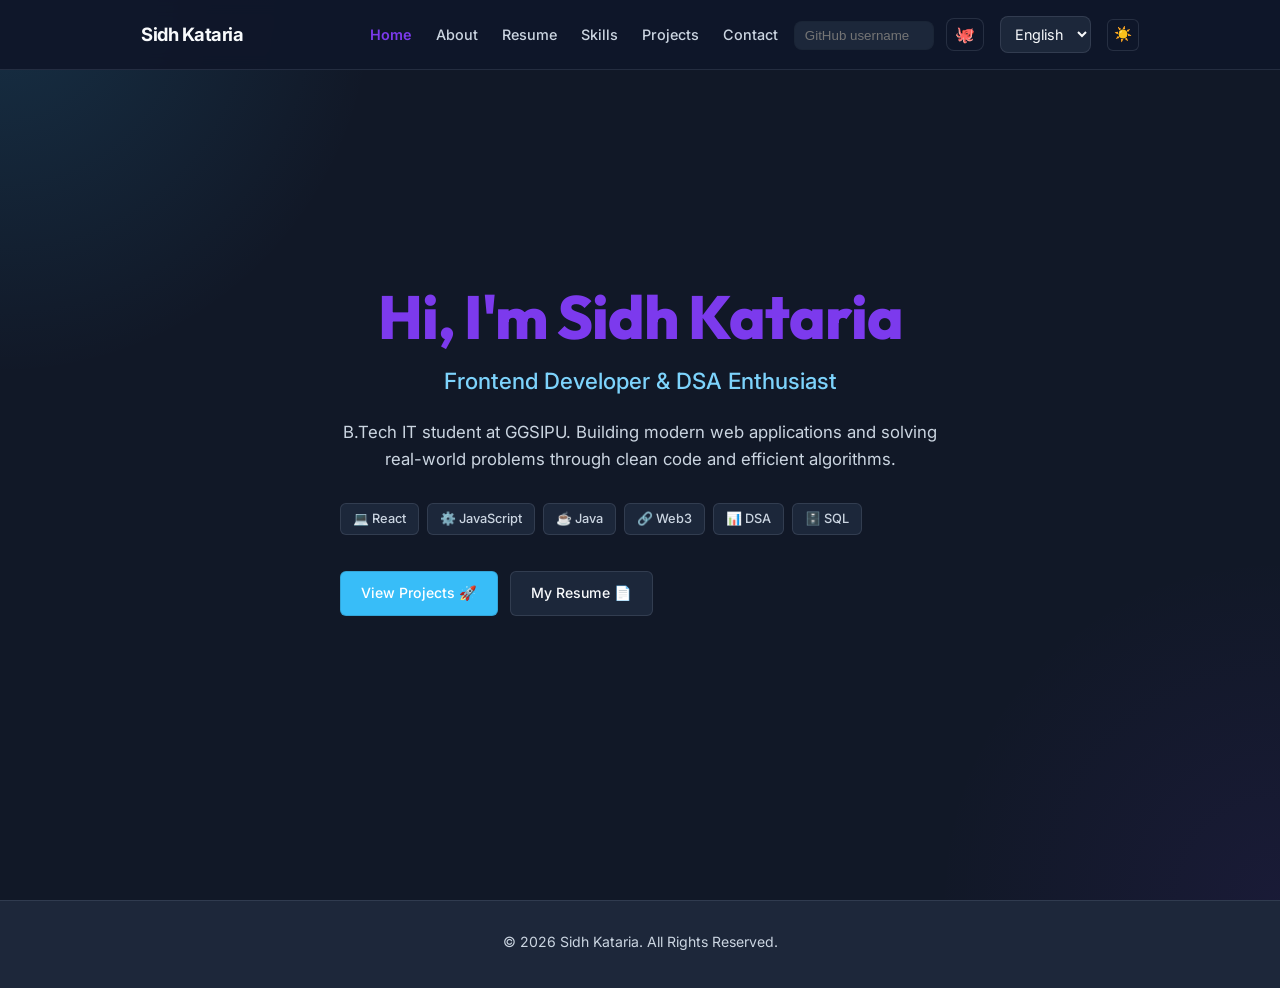
<file: index.html>
<!DOCTYPE html>
<html lang="en">
<head>
    <meta charset="UTF-8">
    <meta name="viewport" content="width=device-width, initial-scale=1.0">
    <title>Sidh Kataria | Portfolio</title>
    <link rel="stylesheet" href="index.css">
    <script>
        // Prevent layout theme flashing before DOM is fully loaded
        (function() {
            const savedTheme = localStorage.getItem('theme') || 'dark';
            document.documentElement.setAttribute('data-theme', savedTheme);
        })();
    </script>
</head>
<body data-page="home">

    <header>
        <nav>
            <a href="index.html" class="logo">Sidh Kataria</a>

            <div class="nav-actions" style="display: flex; align-items: center; gap: 16px;">
                <ul>
                    <li><a href="index.html" class="active" data-i18n="nav.home">Home</a></li>
                    <li><a href="about.html" data-i18n="nav.about">About</a></li>
                    <li><a href="resume.html" data-i18n="nav.resume">Resume</a></li>
                    <li><a href="skills.html" data-i18n="nav.skills">Skills</a></li>
                    <li><a href="projects.html" data-i18n="nav.projects">Projects</a></li>
                    <li><a href="contact.html" data-i18n="nav.contact">Contact</a></li>
                </ul>

                <div class="github-col" style="position: relative;">
                    <input id="github-username" class="github-input" data-i18n-placeholder="github.placeholder" placeholder="GitHub username" style="padding:6px 10px; border-radius:8px; border:1px solid rgba(0,0,0,0.06); margin-right:8px; width:140px;" />
                    <button id="github-toggle" class="github-btn" aria-label="Open GitHub repos">🐙</button>

                    <div id="github-panel" class="github-panel" aria-hidden="true" style="display:none; position:absolute; right:0; top:44px; width:360px; max-width:calc(100vw - 40px); z-index:1200;">
                        <div style="display:flex; justify-content:space-between; align-items:center; gap:8px; padding:12px 14px; border-bottom:1px solid var(--card-border); background:var(--card-bg);">
                            <strong id="github-user-display" data-i18n="github.title">GitHub</strong>
                            <div style="display:flex; gap:8px; align-items:center;">
                                <button id="github-refresh" class="btn-outline" style="padding:6px 10px; font-size:0.85rem;" data-i18n="github.refresh">Refresh</button>
                                <button id="github-close" class="btn-outline" style="padding:6px 10px; font-size:0.85rem;" data-i18n="github.close">Close</button>
                            </div>
                        </div>
                        <div style="max-height:360px; overflow:auto; background:var(--card-bg); border:1px solid var(--card-border); border-top:none; padding:12px;">
                            <div class="github-section">
                                <h4 style="margin:8px 0;" data-i18n="github.yourRepos">Your Repos</h4>
                                <ul id="github-own-list" class="repo-list" style="list-style:none; padding:0; margin:0 0 12px 0;"></ul>
                            </div>
                            <div class="github-section">
                                <h4 style="margin:8px 0;" data-i18n="github.contributed">Contributed</h4>
                                <ul id="github-contrib-list" class="repo-list" style="list-style:none; padding:0; margin:0 0 12px 0;"></ul>
                            </div>
                            <div id="github-error" style="display:none; color:#ef4444; margin-top:6px; font-size:0.9rem;"></div>
                        </div>
                    </div>
                </div>

                <select id="language-select" class="lang-select" aria-label="Select language">
                    <option value="en">English</option>
                    <option value="hi">हिंदी</option>
                </select>

                <button class="theme-toggle-btn" aria-label="Toggle theme">🌙</button>

                <button class="menu-toggle" aria-label="Toggle navigation menu">
                    <span></span>
                    <span></span>
                    <span></span>
                </button>
            </div>
        </nav>
    </header>

    <section id="home" class="hero">
        <div class="hero-content reveal">
            <h1><span data-i18n="home.heroGreeting">Hi, I'm</span> <span>Sidh Kataria</span></h1>
            <h3 data-i18n="home.heroSubtitle">Frontend Developer & DSA Enthusiast</h3>
            <p data-i18n="home.heroDescription">
                B.Tech IT student at GGSIPU. Building modern web applications and solving real-world problems through clean code and efficient algorithms.
            </p>

            <div class="floating-tech-badges">
                <span class="tech-badge">💻 React</span>
                <span class="tech-badge">⚙️ JavaScript</span>
                <span class="tech-badge">☕ Java</span>
                <span class="tech-badge">🔗 Web3</span>
                <span class="tech-badge">📊 DSA</span>
                <span class="tech-badge">🗄️ SQL</span>
            </div>

            <div class="buttons">
                <a href="projects.html" class="btn" data-i18n="home.viewProjects">View Projects 🚀</a>
                <a href="resume.html" class="btn-outline" data-i18n="home.myResume">My Resume 📄</a>
            </div>
        </div>
    </section>

    <footer>
        <p data-i18n="footer.text">© 2026 Sidh Kataria. All Rights Reserved.</p>
        
    </footer>

    <script src="index.js"></script>

</body>
</html>
</file>
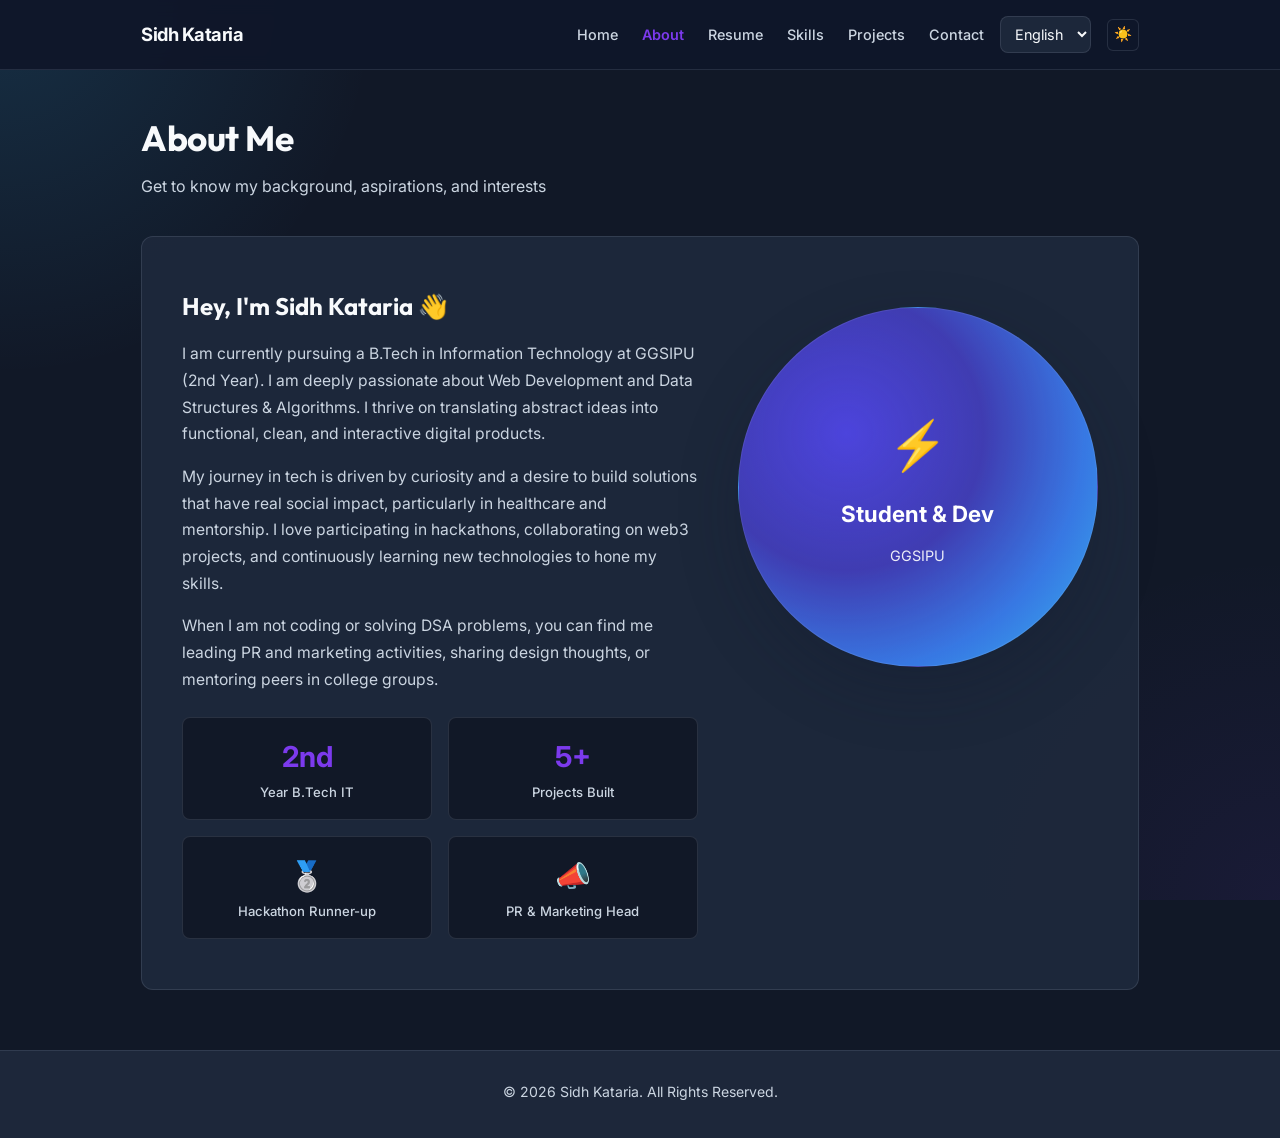
<file: about.html>
<!DOCTYPE html>
<html lang="en">
<head>
    <meta charset="UTF-8">
    <meta name="viewport" content="width=device-width, initial-scale=1.0">
    <title>About | Sidh Kataria</title>
    <link rel="stylesheet" href="index.css">
    <script>
        // Prevent layout theme flashing before DOM is fully loaded
        (function() {
            const savedTheme = localStorage.getItem('theme') || 
                (window.matchMedia('(prefers-color-scheme: dark)').matches ? 'dark' : 'light');
            document.documentElement.setAttribute('data-theme', savedTheme);
        })();
    </script>
</head>
<body data-page="about">

    <header>
        <nav>
            <a href="index.html" class="logo">Sidh Kataria</a>

            <div style="display: flex; align-items: center; gap: 16px;">
                <ul>
                    <li><a href="index.html" data-i18n="nav.home">Home</a></li>
                    <li><a href="about.html" class="active" data-i18n="nav.about">About</a></li>
                    <li><a href="resume.html" data-i18n="nav.resume">Resume</a></li>
                    <li><a href="skills.html" data-i18n="nav.skills">Skills</a></li>
                    <li><a href="projects.html" data-i18n="nav.projects">Projects</a></li>
                    <li><a href="contact.html" data-i18n="nav.contact">Contact</a></li>
                </ul>

                <select id="language-select" class="lang-select" aria-label="Select language">
                    <option value="en">English</option>
                    <option value="hi">हिंदी</option>
                </select>

                <button class="theme-toggle-btn" aria-label="Toggle theme">🌙</button>

                <button class="menu-toggle" aria-label="Toggle navigation menu">
                    <span></span>
                    <span></span>
                    <span></span>
                </button>
            </div>
        </nav>
    </header>

    <section id="about" class="section">
        <h2 class="reveal" data-i18n="about.heading">About Me</h2>
        <p class="section-subtitle reveal" data-i18n="about.subtitle">Get to know my background, aspirations, and interests</p>

        <div class="card reveal" style="padding: 50px 40px;">
            <div class="about-grid">
                <div class="about-info">
                    <h3 data-i18n="about.heroIntro">Hey, I'm Sidh Kataria 👋</h3>
                    <p data-i18n="about.introLine1">
                        I am currently pursuing a <strong>B.Tech in Information Technology</strong> at GGSIPU (2nd Year). I am deeply passionate about <strong>Web Development</strong> and <strong>Data Structures & Algorithms</strong>. I thrive on translating abstract ideas into functional, clean, and interactive digital products.
                    </p>
                    <p data-i18n="about.introLine2">
                        My journey in tech is driven by curiosity and a desire to build solutions that have real social impact, particularly in healthcare and mentorship. I love participating in hackathons, collaborating on web3 projects, and continuously learning new technologies to hone my skills.
                    </p>
                    <p data-i18n="about.introLine3">
                        When I'm not coding or solving DSA problems, you can find me leading PR and marketing activities, sharing design thoughts, or mentoring peers in college groups.
                    </p>
                    
                    <div class="highlight-box">
                        <div class="highlight-card">
                            <div class="number">2nd</div>
                            <div class="label" data-i18n="about.highlight1">Year B.Tech IT</div>
                        </div>
                        <div class="highlight-card">
                            <div class="number">5+</div>
                            <div class="label" data-i18n="about.highlight2">Projects Built</div>
                        </div>
                        <div class="highlight-card">
                            <div class="number">🥈</div>
                            <div class="label" data-i18n="about.highlight3">Hackathon Runner-up</div>
                        </div>
                        <div class="highlight-card">
                            <div class="number">📣</div>
                            <div class="label" data-i18n="about.highlight4">PR & Marketing Head</div>
                        </div>
                    </div>
                </div>

                <div class="about-visual">
                    <div class="visual-element"></div>
                    <div class="visual-content">
                        <span class="visual-icon">⚡</span>
                        <span class="visual-title" data-i18n="about.visualTitle">Student & Dev</span>
                        <span class="visual-subtitle" data-i18n="about.visualSubtitle">GGSIPU</span>
                    </div>
                </div>
            </div>
        </div>
    </section>

    <footer>
        <p data-i18n="footer.text">© 2026 Sidh Kataria. All Rights Reserved.</p>
        
    </footer>

    <script src="index.js"></script>
</body>
</html>
</file>
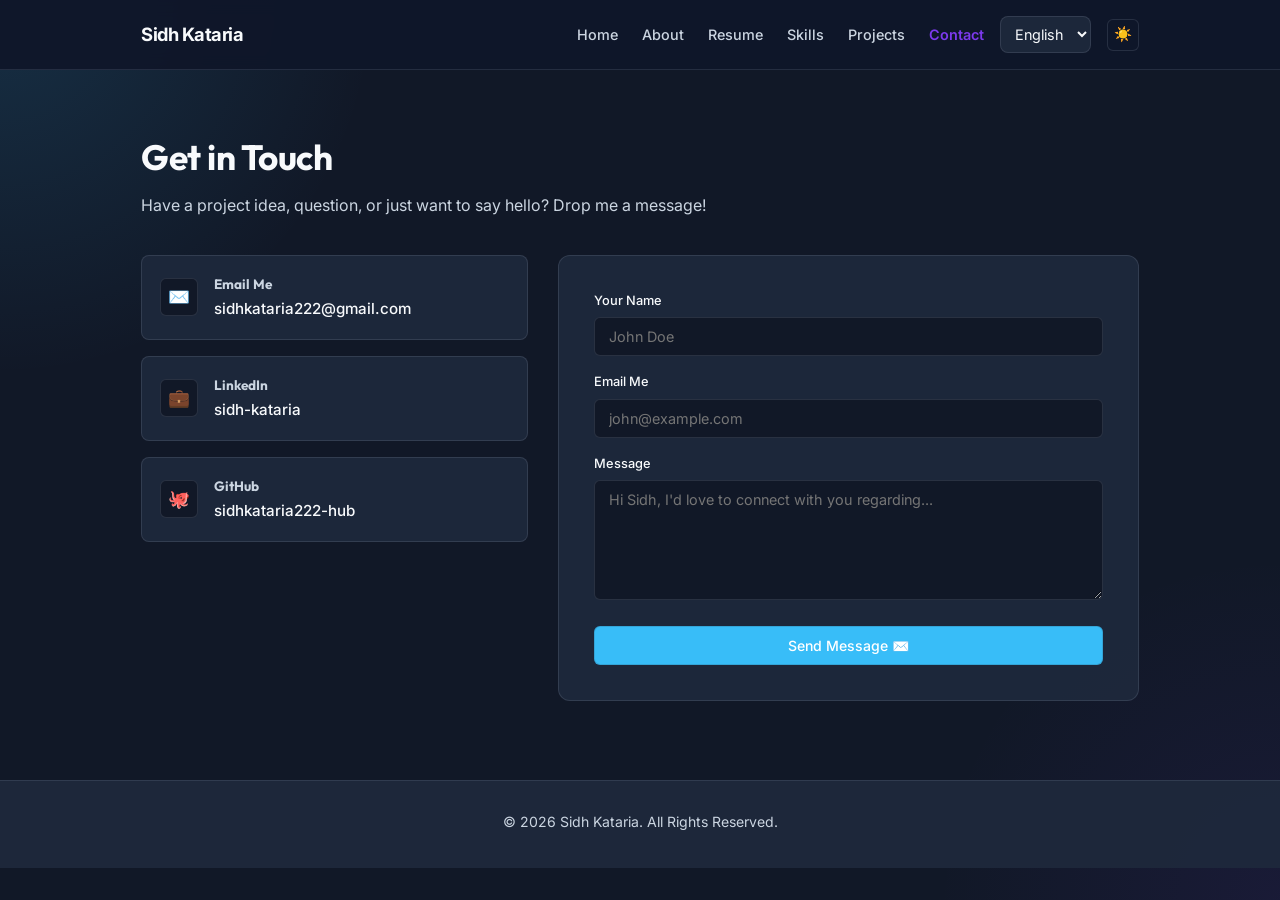
<file: contact.html>
<!DOCTYPE html>
<html lang="en">
<head>
    <meta charset="UTF-8">
    <meta name="viewport" content="width=device-width, initial-scale=1.0">
    <title>Contact | Sidh Kataria</title>
    <link rel="stylesheet" href="index.css">
    <script>
        // Prevent layout theme flashing before DOM is fully loaded
        (function() {
            const savedTheme = localStorage.getItem('theme') || 
                (window.matchMedia('(prefers-color-scheme: dark)').matches ? 'dark' : 'light');
            document.documentElement.setAttribute('data-theme', savedTheme);
        })();
    </script>
</head>
<body data-page="contact">

    <header>
        <nav>
            <a href="index.html" class="logo">Sidh Kataria</a>

            <div style="display: flex; align-items: center; gap: 16px;">
                <ul>
                    <li><a href="index.html" data-i18n="nav.home">Home</a></li>
                    <li><a href="about.html" data-i18n="nav.about">About</a></li>
                    <li><a href="resume.html" data-i18n="nav.resume">Resume</a></li>
                    <li><a href="skills.html" data-i18n="nav.skills">Skills</a></li>
                    <li><a href="projects.html" data-i18n="nav.projects">Projects</a></li>
                    <li><a href="contact.html" class="active" data-i18n="nav.contact">Contact</a></li>
                </ul>

                <select id="language-select" class="lang-select" aria-label="Select language">
                    <option value="en">English</option>
                    <option value="hi">हिंदी</option>
                </select>

                <button class="theme-toggle-btn" aria-label="Toggle theme">🌙</button>

                <button class="menu-toggle" aria-label="Toggle navigation menu">
                    <span></span>
                    <span></span>
                    <span></span>
                </button>
            </div>
        </nav>
    </header>

    <section id="contact" class="section">
        <h2 class="reveal" data-i18n="contact.heading">Get in Touch</h2>
        <p class="section-subtitle reveal" data-i18n="contact.subtitle">Have a project idea, question, or just want to say hello? Drop me a message!</p>

        <div class="contact-grid">
            <!-- Left: Contact Info Cards -->
            <div class="contact-info-cards reveal">
                <!-- Email -->
                <a href="mailto:sidhkataria222@gmail.com" class="contact-info-card">
                    <div class="contact-icon">✉️</div>
                    <div class="contact-detail">
                        <h4 data-i18n="contact.emailLabel">Email Me</h4>
                        <p>sidhkataria222@gmail.com</p>
                    </div>
                </a>

                <!-- LinkedIn -->
                <a href="https://linkedin.com/in/sidh-kataria" target="_blank" rel="noopener noreferrer" class="contact-info-card">
                    <div class="contact-icon">💼</div>
                    <div class="contact-detail">
                        <h4 data-i18n="contact.linkedinLabel">LinkedIn</h4>
                        <p>sidh-kataria</p>
                    </div>
                </a>

                <!-- GitHub -->
                <a href="https://github.com/sidhkataria222-hub" target="_blank" rel="noopener noreferrer" class="contact-info-card">
                    <div class="contact-icon">🐙</div>
                    <div class="contact-detail">
                        <h4 data-i18n="contact.githubLabel">GitHub</h4>
                        <p>sidhkataria222-hub</p>
                    </div>
                </a>
            </div>

            <!-- Right: Interactive Contact Form -->
            <div class="card reveal" style="padding: 35px;">
                <form class="contact-form">
                    <div class="form-group">
                        <label for="name" data-i18n="contact.nameLabel">Your Name</label>
                        <input type="text" id="name" name="name" class="form-control" data-i18n-placeholder="contact.namePlaceholder" placeholder="John Doe" required>
                    </div>

                    <div class="form-group">
                        <label for="email" data-i18n="contact.emailLabel">Email Address</label>
                        <input type="email" id="email" name="email" class="form-control" data-i18n-placeholder="contact.emailPlaceholder" placeholder="john@example.com" required>
                    </div>

                    <div class="form-group">
                        <label for="message" data-i18n="contact.messageLabel">Message</label>
                        <textarea id="message" name="message" class="form-control" data-i18n-placeholder="contact.messagePlaceholder" placeholder="Hi Sidh, I'd love to connect with you regarding..." required></textarea>
                    </div>

                    <button type="submit" class="btn" style="width: 100%; margin: 10px 0 0 0;" data-i18n="contact.sendMessage">Send Message ✉️</button>
                </form>
            </div>
        </div>
    </section>

    <footer>
        <p data-i18n="footer.text">© 2026 Sidh Kataria. All Rights Reserved.</p>
        
    </footer>

    <script src="index.js"></script>
</body>
</html>
</file>
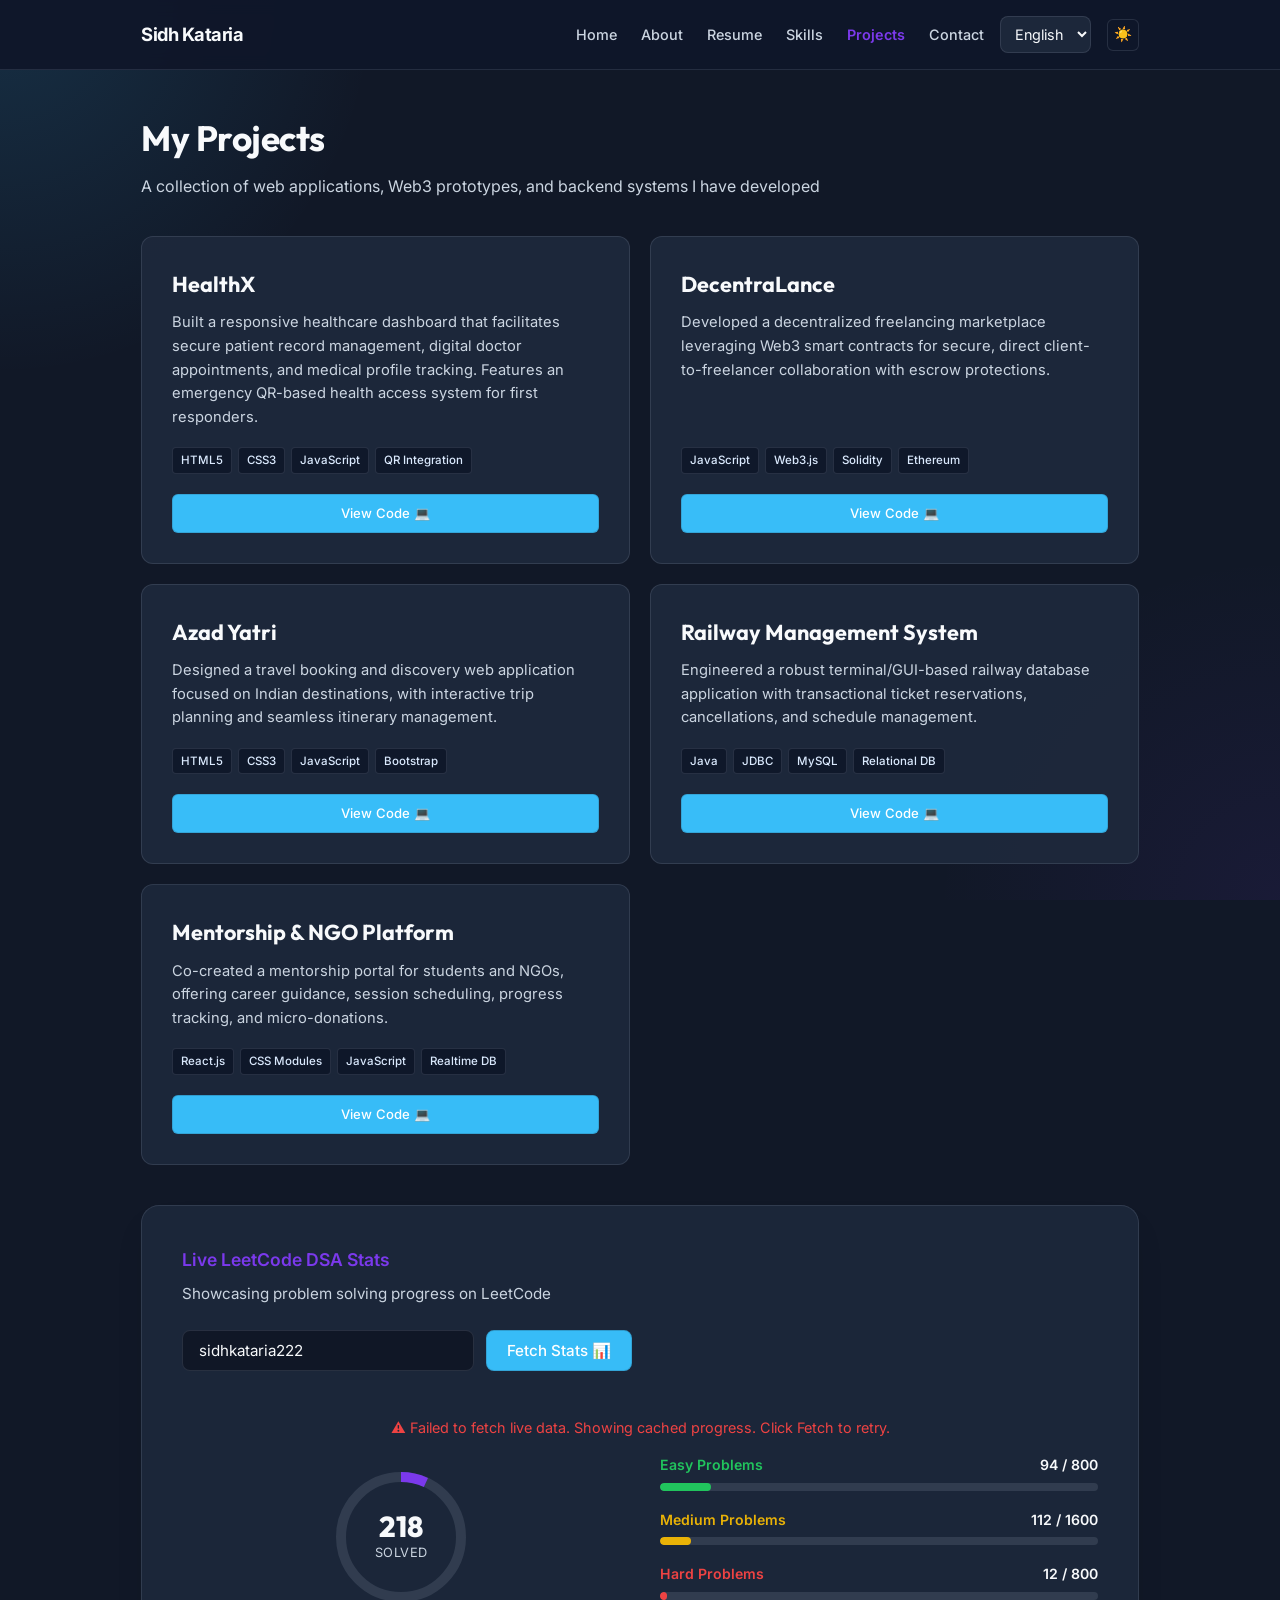
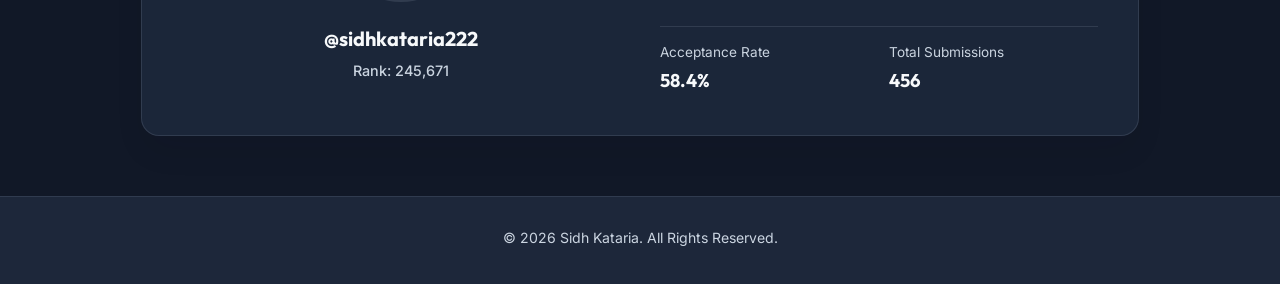
<file: projects.html>
<!DOCTYPE html>
<html lang="en">
<head>
    <meta charset="UTF-8">
    <meta name="viewport" content="width=device-width, initial-scale=1.0">
    <title>Projects | Sidh Kataria</title>
    <link rel="stylesheet" href="index.css">
    <script>
        // Prevent layout theme flashing before DOM is fully loaded
        (function() {
            const savedTheme = localStorage.getItem('theme') || 
                (window.matchMedia('(prefers-color-scheme: dark)').matches ? 'dark' : 'light');
            document.documentElement.setAttribute('data-theme', savedTheme);
        })();
    </script>
</head>
<body data-page="projects">

    <header>
        <nav>
            <a href="index.html" class="logo">Sidh Kataria</a>

            <div style="display: flex; align-items: center; gap: 16px;">
                <ul>
                    <li><a href="index.html" data-i18n="nav.home">Home</a></li>
                    <li><a href="about.html" data-i18n="nav.about">About</a></li>
                    <li><a href="resume.html" data-i18n="nav.resume">Resume</a></li>
                    <li><a href="skills.html" data-i18n="nav.skills">Skills</a></li>
                    <li><a href="projects.html" class="active" data-i18n="nav.projects">Projects</a></li>
                    <li><a href="contact.html" data-i18n="nav.contact">Contact</a></li>
                </ul>

                <select id="language-select" class="lang-select" aria-label="Select language">
                    <option value="en">English</option>
                    <option value="hi">हिंदी</option>
                </select>

                <button class="theme-toggle-btn" aria-label="Toggle theme">🌙</button>

                <button class="menu-toggle" aria-label="Toggle navigation menu">
                    <span></span>
                    <span></span>
                    <span></span>
                </button>
            </div>
        </nav>
    </header>

    <section id="projects" class="section">
        <h2 class="reveal" data-i18n="projects.heading">My Projects</h2>
        <p class="section-subtitle reveal" data-i18n="projects.subtitle">A collection of web applications, Web3 prototypes, and backend systems I have developed</p>

        <div class="projects-grid">
            <!-- HealthX -->
            <div class="card project-card reveal">
                <h3 data-i18n="projects.healthxTitle">HealthX</h3>
                <p data-i18n="projects.healthxDesc">
                    Built a responsive healthcare dashboard that facilitates secure patient record management, digital doctor appointments, and medical profile tracking. Features an emergency QR-based health access system, enabling first responders to scan a QR code and instantly view critical, user-permitted medical details in emergency situations.
                </p>
                <div class="project-tech">
                    <span class="tech-tag">HTML5</span>
                    <span class="tech-tag">CSS3</span>
                    <span class="tech-tag">JavaScript</span>
                    <span class="tech-tag">QR Integration</span>
                </div>
                <div class="project-links">
                    <a href="https://github.com/sidhkataria222-hub/HealthX" target="_blank" rel="noopener noreferrer" class="btn" data-i18n="projects.viewCode">View Code 💻</a>
                </div>
            </div>

            <!-- DecentraLance -->
            <div class="card project-card reveal">
                <h3 data-i18n="projects.decentraLanceTitle">DecentraLance</h3>
                <p data-i18n="projects.decentraLanceDesc">
                    Developed a decentralized freelancing marketplace leveraging Web3 smart contracts. The platform establishes a direct client-to-freelancer collaboration ecosystem without intermediaries. Supports transparent project listings, escrow-based secure milestone payments, and contract enforcement via solidity smart contracts to minimize overhead.
                </p>
                <div class="project-tech">
                    <span class="tech-tag">JavaScript</span>
                    <span class="tech-tag">Web3.js</span>
                    <span class="tech-tag">Solidity</span>
                    <span class="tech-tag">Ethereum</span>
                </div>
                <div class="project-links">
                    <a href="https://github.com/sidhkataria222-hub/freelance" target="_blank" rel="noopener noreferrer" class="btn" data-i18n="projects.viewCode">View Code 💻</a>
                </div>
            </div>

            <!-- Azad Yatri -->
            <div class="card project-card reveal">
                <h3 data-i18n="projects.azadYatriTitle">Azad Yatri</h3>
                <p data-i18n="projects.azadYatriDesc">
                    Designed a travel booking and discovery web application focused on Indian destinations. Features interactive trip planning tools, rich destination highlight showcases, and a streamlined booking user interface. Created high-fidelity CSS and Bootstrap layouts to improve travel discovery and facilitate seamless itinerary management.
                </p>
                <div class="project-tech">
                    <span class="tech-tag">HTML5</span>
                    <span class="tech-tag">CSS3</span>
                    <span class="tech-tag">JavaScript</span>
                    <span class="tech-tag">Bootstrap</span>
                </div>
                <div class="project-links">
                    <a href="https://github.com/sidhkataria222-hub/azad-yatri-" target="_blank" rel="noopener noreferrer" class="btn" data-i18n="projects.viewCode">View Code 💻</a>
                </div>
            </div>

            <!-- Railway Management System -->
            <div class="card project-card reveal">
                <h3 data-i18n="projects.railwayTitle">Railway Management System</h3>
                <p data-i18n="projects.railwayDesc">
                    Engineered a robust terminal/GUI-based railway database management application. Designed relational database schemas to model trains, passengers, bookings, schedules, and fare rates. Implemented transactional queries to handle high-concurrency ticket reservations, ticket cancellations, and schedule adjustments securely.
                </p>
                <div class="project-tech">
                    <span class="tech-tag">Java</span>
                    <span class="tech-tag">JDBC</span>
                    <span class="tech-tag">MySQL</span>
                    <span class="tech-tag">Relational DB</span>
                </div>
                <div class="project-links">
                    <a href="https://github.com/sidhkataria222-hub" target="_blank" rel="noopener noreferrer" class="btn" data-i18n="projects.viewCode">View Code 💻</a>
                </div>
            </div>

            <!-- Mentorship & NGO Platform -->
            <div class="card project-card reveal">
                <h3 data-i18n="projects.mentorshipTitle">Mentorship & NGO Platform</h3>
                <p data-i18n="projects.mentorshipDesc">
                    Co-created a mentorship web portal serving underprivileged students and NGOs. Features modules for career guidance, scheduling one-on-one video mentorship sessions, tracking student progress, and raising micro-donations. Structured using component-based React architecture and real-time database syncing.
                </p>
                <div class="project-tech">
                    <span class="tech-tag">React.js</span>
                    <span class="tech-tag">CSS Modules</span>
                    <span class="tech-tag">JavaScript</span>
                    <span class="tech-tag">Realtime DB</span>
                </div>
                <div class="project-links">
                    <a href="https://github.com/sidhkataria222-hub" target="_blank" rel="noopener noreferrer" class="btn" data-i18n="projects.viewCode">View Code 💻</a>
                </div>
            </div>
        </div>

        <div class="skills-category reveal" style="margin-top: 40px; padding: 40px;">
            <h3 style="margin-bottom: 8px;" data-i18n="projects.dsaTitle">Live LeetCode DSA Stats</h3>
            <p style="color: var(--text-muted); margin-bottom: 24px; font-size: 0.95rem;" data-i18n="projects.dsaDesc">Showcasing problem solving progress on LeetCode</p>

            <div class="leetcode-input-group" style="display: flex; gap: 12px; margin-bottom: 30px; max-width: 450px;">
                <input type="text" id="leetcode-username" class="form-control" value="sidhkataria222" data-i18n-placeholder="projects.usernamePlaceholder" placeholder="LeetCode Username" style="padding: 10px 16px; border-radius: 8px; font-size: 0.95rem; flex-grow: 1;">
                <button id="fetch-leetcode-btn" class="btn" style="padding: 10px 20px; font-size: 0.95rem; border-radius: 8px; margin: 0; white-space: nowrap;" data-i18n="projects.fetchStats">Fetch Stats 📊</button>
            </div>

            <div id="leetcode-loading" style="display: none; text-align: center; padding: 30px 0;">
                <div class="spinner" style="width: 40px; height: 40px; border: 4px solid rgba(99, 102, 241, 0.1); border-top-color: var(--primary); border-radius: 50%; margin: 0 auto 12px; display: inline-block;"></div>
                <p style="color: var(--text-muted); font-size: 0.9rem;" data-i18n="projects.loading">Fetching live stats...</p>
            </div>

            <div id="leetcode-error" style="display: none; text-align: center; padding: 15px 0; color: #ef4444; font-size: 0.9rem;">
                <p data-i18n="projects.errorMessage">⚠️ Failed to fetch live data. Showing cached progress. Click Fetch to retry.</p>
            </div>

            <div id="leetcode-stats-display">
                <div style="display: grid; grid-template-columns: repeat(auto-fit, minmax(280px, 1fr)); gap: 40px; align-items: center;">
                    <div style="display: flex; flex-direction: column; align-items: center; text-align: center; padding: 10px;">
                        <div style="position: relative; width: 140px; height: 140px; display: flex; align-items: center; justify-content: center; margin-bottom: 16px;">
                            <svg style="width: 100%; height: 100%; transform: rotate(-90deg);">
                                <circle cx="70" cy="70" r="60" style="fill: transparent; stroke: var(--card-border); stroke-width: 10;" />
                                <circle id="leetcode-progress-ring" cx="70" cy="70" r="60" style="fill: transparent; stroke: var(--primary); stroke-width: 10; stroke-dasharray: 377; stroke-dashoffset: 377; transition: stroke-dashoffset 1s ease-in-out;" />
                            </svg>
                            <div style="position: absolute; display: flex; flex-direction: column; align-items: center;">
                                <span id="leetcode-solved-total" style="font-family: 'Outfit', sans-serif; font-size: 1.8rem; font-weight: 800; line-height: 1.1; color: var(--text-color);">0</span>
                                <span style="font-size: 0.8rem; color: var(--text-muted); text-transform: uppercase; letter-spacing: 0.5px;" data-i18n="projects.solvedLabel">Solved</span>
                            </div>
                        </div>
                        <div>
                            <a id="leetcode-profile-link" href="https://leetcode.com/u/sidhkataria222/" target="_blank" rel="noopener noreferrer" style="text-decoration: none; color: inherit;">
                                <h4 id="leetcode-user-display" style="font-family: 'Outfit', sans-serif; font-size: 1.25rem; font-weight: 700; margin-bottom: 4px; transition: color 0.3s ease;">@sidhkataria222</h4>
                            </a>
                            <p id="leetcode-user-rank" style="color: var(--text-muted); font-size: 0.9rem; font-weight: 500;" data-i18n="projects.rankLoading">Rank: Loading...</p>
                        </div>
                    </div>
                    <div style="display: flex; flex-direction: column; gap: 18px;">
                        <div>
                            <div style="display: flex; justify-content: space-between; margin-bottom: 6px; font-size: 0.88rem; font-weight: 600;">
                                <span style="color: #22c55e;" data-i18n="projects.easyProblems">Easy Problems</span>
                                <span id="leetcode-solved-easy" style="color: var(--text-color);">0 / 0</span>
                            </div>
                            <div style="width: 100%; height: 8px; background-color: var(--card-border); border-radius: 4px; overflow: hidden;">
                                <div id="leetcode-bar-easy" style="width: 0%; height: 100%; background-color: #22c55e; border-radius: 4px; transition: width 1s ease;"></div>
                            </div>
                        </div>
                        <div>
                            <div style="display: flex; justify-content: space-between; margin-bottom: 6px; font-size: 0.88rem; font-weight: 600;">
                                <span style="color: #eab308;" data-i18n="projects.mediumProblems">Medium Problems</span>
                                <span id="leetcode-solved-medium" style="color: var(--text-color);">0 / 0</span>
                            </div>
                            <div style="width: 100%; height: 8px; background-color: var(--card-border); border-radius: 4px; overflow: hidden;">
                                <div id="leetcode-bar-medium" style="width: 0%; height: 100%; background-color: #eab308; border-radius: 4px; transition: width 1s ease;"></div>
                            </div>
                        </div>
                        <div>
                            <div style="display: flex; justify-content: space-between; margin-bottom: 6px; font-size: 0.88rem; font-weight: 600;">
                                <span style="color: #ef4444;" data-i18n="projects.hardProblems">Hard Problems</span>
                                <span id="leetcode-solved-hard" style="color: var(--text-color);">0 / 0</span>
                            </div>
                            <div style="width: 100%; height: 8px; background-color: var(--card-border); border-radius: 4px; overflow: hidden;">
                                <div id="leetcode-bar-hard" style="width: 0%; height: 100%; background-color: #ef4444; border-radius: 4px; transition: width 1s ease;"></div>
                            </div>
                        </div>
                        <div style="display: grid; grid-template-columns: 1fr 1fr; gap: 20px; margin-top: 8px; padding-top: 15px; border-top: 1px solid var(--card-border);">
                            <div>
                                <span style="display: block; font-size: 0.85rem; color: var(--text-muted); margin-bottom: 2px;" data-i18n="projects.acceptanceRate">Acceptance Rate</span>
                                <span id="leetcode-acceptance" style="font-family: 'Outfit', sans-serif; font-size: 1.15rem; font-weight: 700; color: var(--text-color);">0%</span>
                            </div>
                            <div>
                                <span style="display: block; font-size: 0.85rem; color: var(--text-muted); margin-bottom: 2px;" data-i18n="projects.totalSubmissions">Total Submissions</span>
                                <span id="leetcode-submissions" style="font-family: 'Outfit', sans-serif; font-size: 1.15rem; font-weight: 700; color: var(--text-color);">0</span>
                            </div>
                        </div>
                    </div>
                </div>
            </div>
        </div>
    </div>
</section>

    <footer>
        <p data-i18n="footer.text">© 2026 Sidh Kataria. All Rights Reserved.</p>
        
    </footer>

    <script src="index.js"></script>
</body>
</html>
</file>
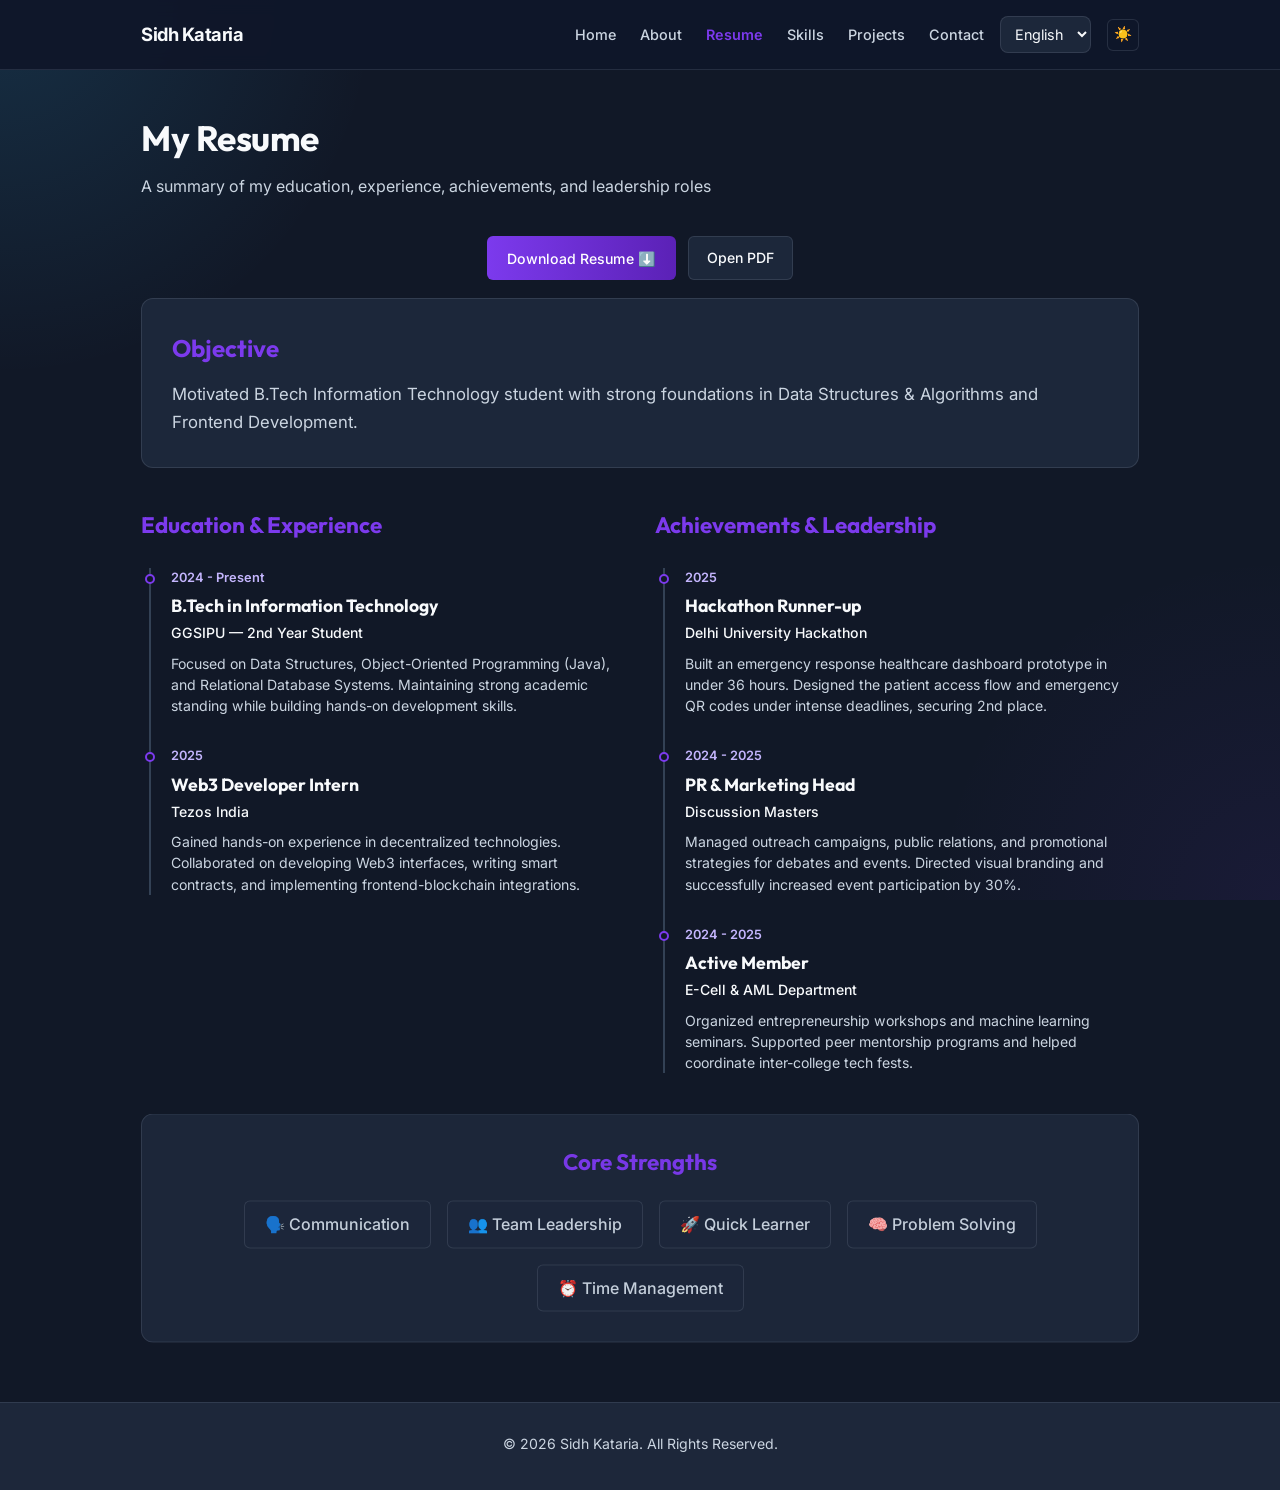
<file: resume.html>
<!DOCTYPE html>
<html lang="en">
<head>
    <meta charset="UTF-8">
    <meta name="viewport" content="width=device-width, initial-scale=1.0">
    <title>Resume | Sidh Kataria</title>
    <link rel="stylesheet" href="index.css">
    <script>
        // Prevent layout theme flashing before DOM is fully loaded
        (function() {
            const savedTheme = localStorage.getItem('theme') || 
                (window.matchMedia('(prefers-color-scheme: dark)').matches ? 'dark' : 'light');
            document.documentElement.setAttribute('data-theme', savedTheme);
        })();
    </script>
</head>
<body data-page="resume">

    <header>
        <nav>
            <a href="index.html" class="logo">Sidh Kataria</a>

            <div style="display: flex; align-items: center; gap: 16px;">
                <ul>
                    <li><a href="index.html" data-i18n="nav.home">Home</a></li>
                    <li><a href="about.html" data-i18n="nav.about">About</a></li>
                    <li><a href="resume.html" class="active" data-i18n="nav.resume">Resume</a></li>
                    <li><a href="skills.html" data-i18n="nav.skills">Skills</a></li>
                    <li><a href="projects.html" data-i18n="nav.projects">Projects</a></li>
                    <li><a href="contact.html" data-i18n="nav.contact">Contact</a></li>
                </ul>

                <select id="language-select" class="lang-select" aria-label="Select language">
                    <option value="en">English</option>
                    <option value="hi">हिंदी</option>
                </select>

                <button class="theme-toggle-btn" aria-label="Toggle theme">🌙</button>

                <button class="menu-toggle" aria-label="Toggle navigation menu">
                    <span></span>
                    <span></span>
                    <span></span>
                </button>
            </div>
        </nav>
    </header>

    <section id="resume" class="section">
        <h2 class="reveal" data-i18n="resume.heading">My Resume</h2>
        <p class="section-subtitle reveal" data-i18n="resume.subtitle">A summary of my education, experience, achievements, and leadership roles</p>

        <div class="resume-actions reveal" style="margin-bottom:18px; display:flex; justify-content:center; gap:12px;">
            <button id="download-resume" class="btn" aria-label="Download Resume" data-i18n="resume.download">Download Resume ⬇️</button>
            <a href="resume.pdf" class="btn-outline" download target="_blank" rel="noopener noreferrer" data-i18n="resume.openPdf">Open PDF</a>
        </div>

        <div class="card reveal" style="margin-bottom: 40px;">
            <h3 style="font-family: 'Outfit', sans-serif; font-size: 1.5rem; margin-bottom: 12px; color: var(--primary);" data-i18n="resume.objectiveTitle">Objective</h3>
            <p style="color: var(--text-muted); line-height: 1.7; font-size: 1.05rem;" data-i18n="resume.objectiveText">
                Motivated B.Tech Information Technology student with strong foundations in Data Structures & Algorithms and Frontend Development. Passionate about building impactful solutions in healthcare and social domains, leveraging leadership experience and rapid prototyping skills honed in hackathons.
            </p>
        </div>

        <div class="resume-layout">
            <!-- Left Column: Education & Experience -->
            <div class="resume-column reveal">
                <h3 class="resume-column-title" data-i18n="resume.educationHeading">Education & Experience</h3>
                
                <div class="timeline">
                    <!-- Education -->
                    <div class="timeline-item">
                        <div class="timeline-dot"></div>
                        <div class="timeline-date">2024 - Present</div>
                        <h4 class="timeline-title" data-i18n="resume.educationDegree">B.Tech in Information Technology</h4>
                        <div class="timeline-subtitle" data-i18n="resume.educationSubtitle">GGSIPU — 2nd Year Student</div>
                        <div class="timeline-desc" data-i18n="resume.educationDesc">
                            Focused on Data Structures, Object-Oriented Programming (Java), and Relational Database Systems. Maintaining strong academic standing while building hands-on development skills.
                        </div>
                    </div>

                    <!-- Experience -->
                    <div class="timeline-item">
                        <div class="timeline-dot"></div>
                        <div class="timeline-date">2025</div>
                        <h4 class="timeline-title" data-i18n="resume.internshipTitle">Web3 Developer Intern</h4>
                        <div class="timeline-subtitle" data-i18n="resume.internshipSubtitle">Tezos India</div>
                        <div class="timeline-desc" data-i18n="resume.internshipDesc">
                            Gained hands-on experience in decentralized technologies. Collaborated on developing Web3 interfaces, writing smart contracts, and implementing frontend-blockchain integrations.
                        </div>
                    </div>
                </div>
            </div>

            <!-- Right Column: Achievements & Leadership -->
            <div class="resume-column reveal">
                <h3 class="resume-column-title" data-i18n="resume.achievementHeading">Achievements & Leadership</h3>
                
                <div class="timeline">
                    <!-- Achievement -->
                    <div class="timeline-item">
                        <div class="timeline-dot"></div>
                        <div class="timeline-date">2025</div>
                        <h4 class="timeline-title" data-i18n="resume.hackathonTitle">Hackathon Runner-up</h4>
                        <div class="timeline-subtitle" data-i18n="resume.hackathonSubtitle">Delhi University Hackathon</div>
                        <div class="timeline-desc" data-i18n="resume.hackathonDesc">
                            Built an emergency response healthcare dashboard prototype in under 36 hours. Designed the patient access flow and emergency QR codes under intense deadlines, securing 2nd place.
                        </div>
                    </div>

                    <!-- Leadership 1 -->
                    <div class="timeline-item">
                        <div class="timeline-dot"></div>
                        <div class="timeline-date">2024 - 2025</div>
                        <h4 class="timeline-title" data-i18n="resume.marketingTitle">PR & Marketing Head</h4>
                        <div class="timeline-subtitle" data-i18n="resume.marketingSubtitle">Discussion Masters</div>
                        <div class="timeline-desc" data-i18n="resume.marketingDesc">
                            Managed outreach campaigns, public relations, and promotional strategies for debates and events. Directed visual branding and successfully increased event participation by 30%.
                        </div>
                    </div>

                    <!-- Leadership 2 -->
                    <div class="timeline-item">
                        <div class="timeline-dot"></div>
                        <div class="timeline-date">2024 - 2025</div>
                        <h4 class="timeline-title" data-i18n="resume.activeMemberTitle">Active Member</h4>
                        <div class="timeline-subtitle" data-i18n="resume.activeMemberSubtitle">E-Cell & AML Department</div>
                        <div class="timeline-desc" data-i18n="resume.activeMemberDesc">
                            Organized entrepreneurship workshops and machine learning seminars. Supported peer mentorship programs and helped coordinate inter-college tech fests.
                        </div>
                    </div>
                </div>
            </div>
        </div>

        <!-- Strengths Section -->
        <div class="card reveal" style="margin-top: 40px;">
            <h3 style="font-family: 'Outfit', sans-serif; font-size: 1.4rem; margin-bottom: 20px; color: var(--primary); text-align: center;" data-i18n="resume.coreStrengths">Core Strengths</h3>
            <div style="display: flex; flex-wrap: wrap; justify-content: center; gap: 16px;">
                <span class="tech-badge" style="font-size: 1rem; padding: 10px 20px;" data-i18n="resume.strengthCommunication">🗣️ Communication</span>
                <span class="tech-badge" style="font-size: 1rem; padding: 10px 20px;" data-i18n="resume.strengthLeadership">👥 Team Leadership</span>
                <span class="tech-badge" style="font-size: 1rem; padding: 10px 20px;" data-i18n="resume.strengthLearner">🚀 Quick Learner</span>
                <span class="tech-badge" style="font-size: 1rem; padding: 10px 20px;" data-i18n="resume.strengthProblemSolving">🧠 Problem Solving</span>
                <span class="tech-badge" style="font-size: 1rem; padding: 10px 20px;" data-i18n="resume.strengthTimeManagement">⏰ Time Management</span>
            </div>
        </div>
    </section>

    <footer>
        <p data-i18n="footer.text">© 2026 Sidh Kataria. All Rights Reserved.</p>
        
    </footer>

    <div id="toast" class="toast" aria-live="polite" aria-atomic="true"></div>
    <script src="index.js"></script>
</body>
</html>
</file>
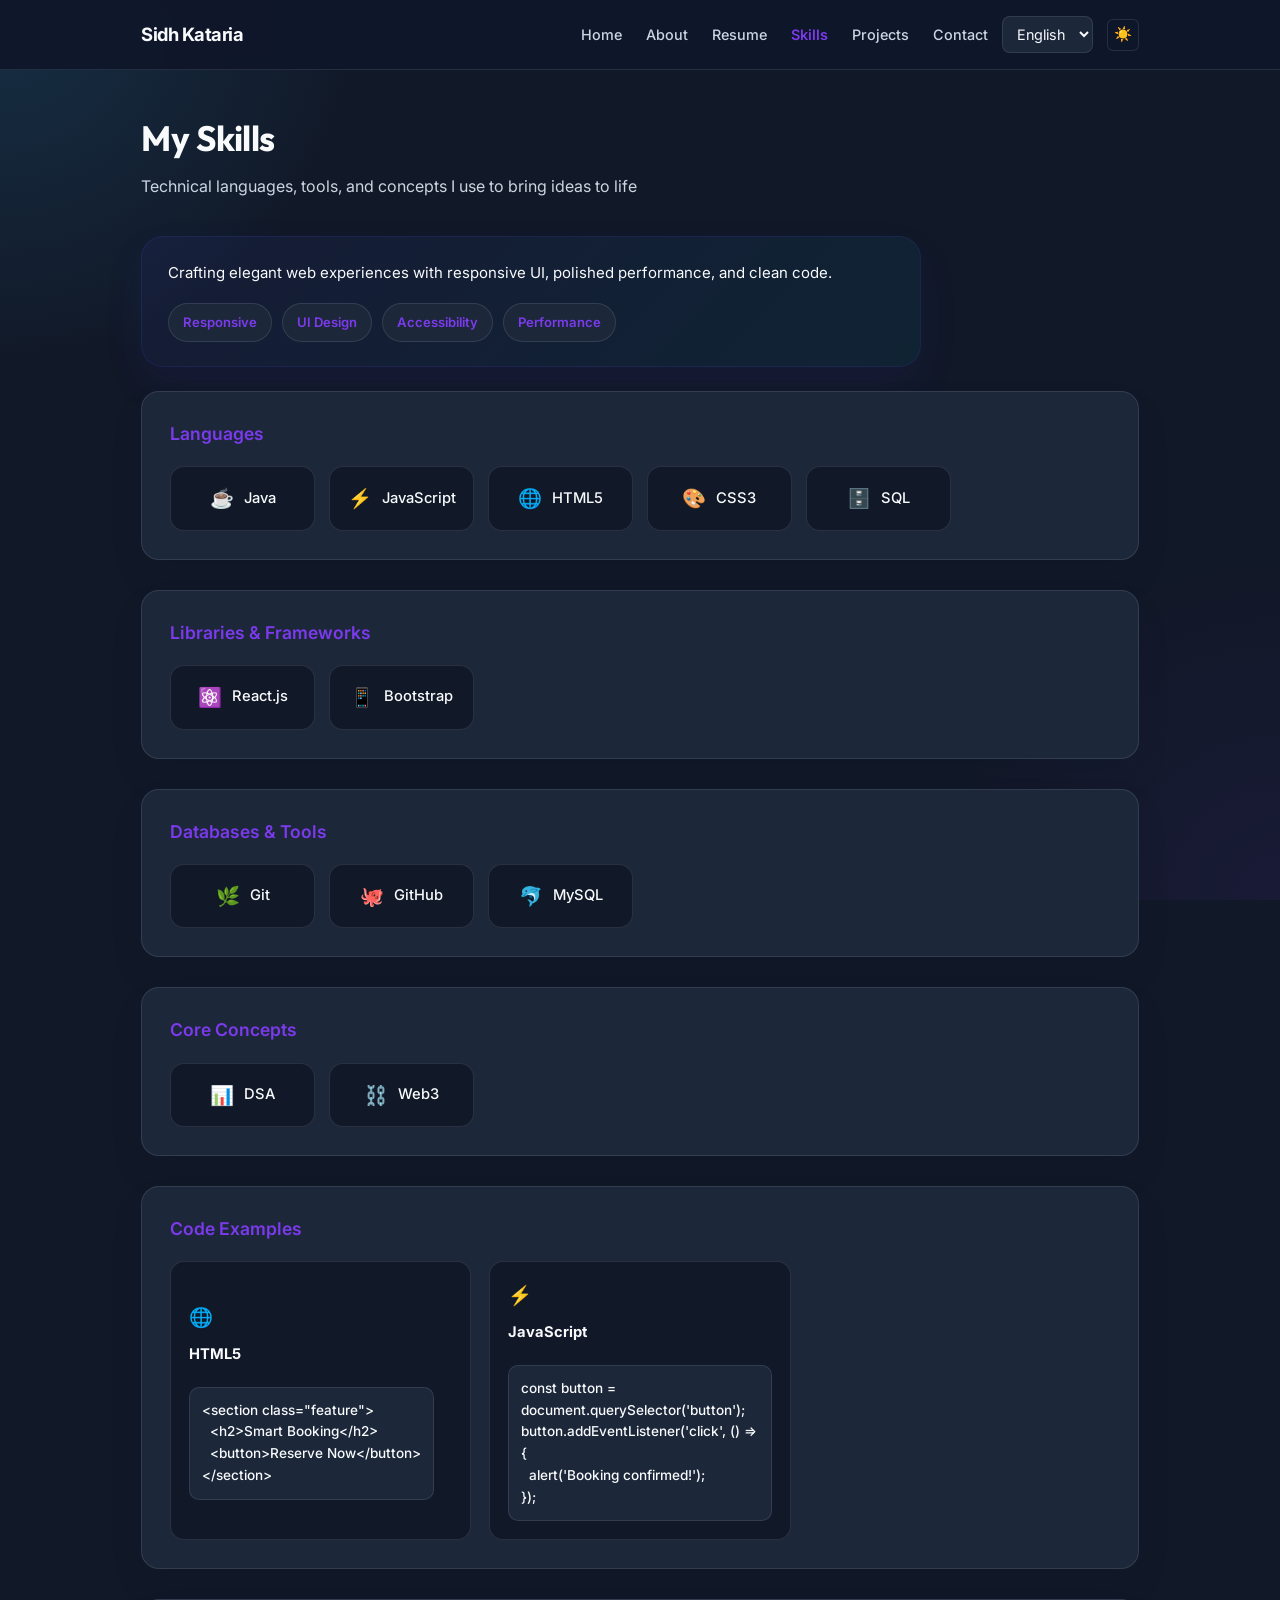
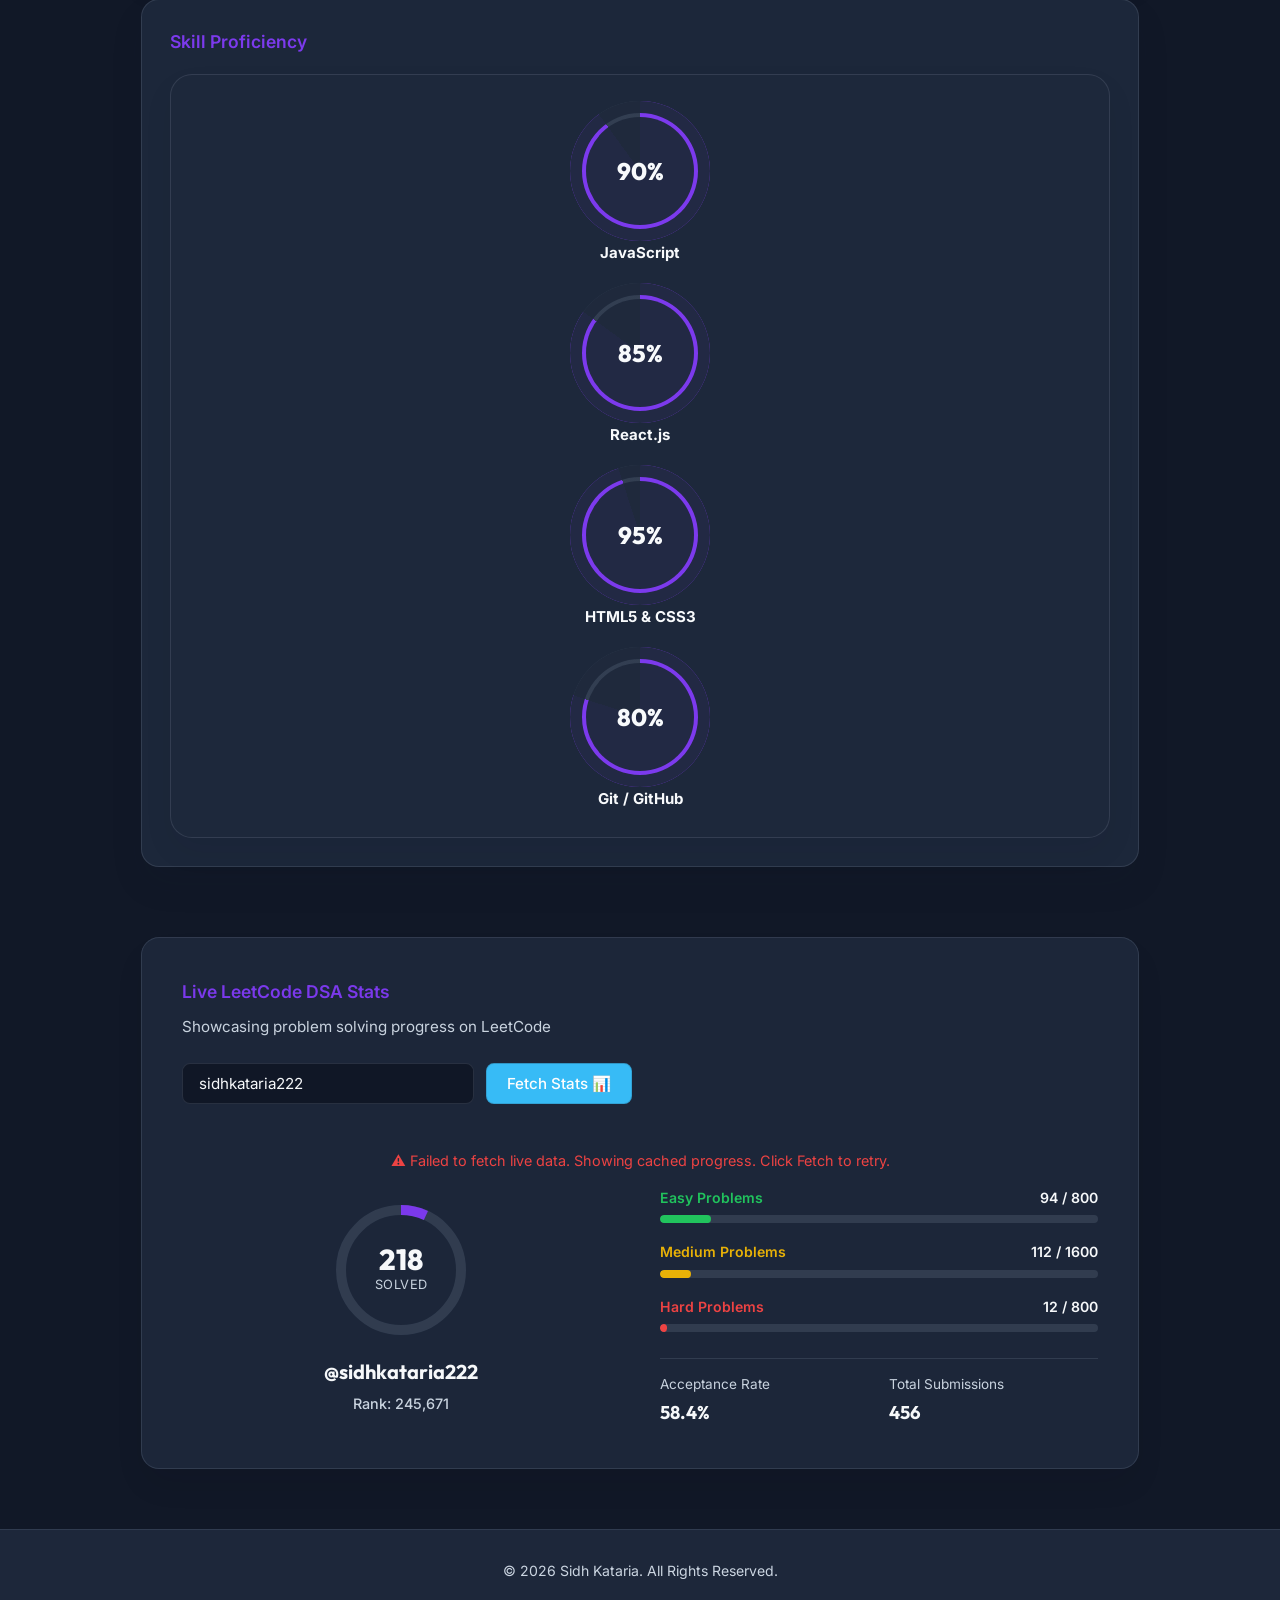
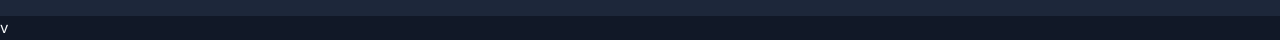
<file: skills.html>
<!DOCTYPE html>
<html lang="en">
<head>
    <meta charset="UTF-8">
    <meta name="viewport" content="width=device-width, initial-scale=1.0">
    <title id="page-title">Skills | Sidh Kataria</title>
    <link rel="stylesheet" href="index.css">
    <script>
        // Prevent layout theme flashing before DOM is fully loaded
        (function() {
            const savedTheme = localStorage.getItem('theme') || 
                (window.matchMedia('(prefers-color-scheme: dark)').matches ? 'dark' : 'light');
            document.documentElement.setAttribute('data-theme', savedTheme);
        })();
    </script>
</head>
<body data-page="skills">

    <header>
        <nav>
            <a href="index.html" class="logo">Sidh Kataria</a>

<div class="nav-actions">
                <ul>
                    <li><a href="index.html" data-i18n="nav.home">Home</a></li>
                    <li><a href="about.html" data-i18n="nav.about">About</a></li>
                    <li><a href="resume.html" data-i18n="nav.resume">Resume</a></li>
                    <li><a href="skills.html" class="active" data-i18n="nav.skills">Skills</a></li>
                    <li><a href="projects.html" data-i18n="nav.projects">Projects</a></li>
                    <li><a href="contact.html" data-i18n="nav.contact">Contact</a></li>
                </ul>

                <select id="language-select" class="lang-select" aria-label="Select language">
                    <option value="en">English</option>
                    <option value="hi">हिंदी</option>
                </select>

                <button class="theme-toggle-btn" aria-label="Toggle theme">🌙</button>

                <button class="menu-toggle" aria-label="Toggle navigation menu">
                    <span></span>
                    <span></span>
                    <span></span>
                </button>
            </div>
        </nav>
    </header>

    <section id="skills" class="section">
        <h2 class="reveal" data-i18n="skills.title">My Skills</h2>
        <p class="section-subtitle reveal" data-i18n="skills.subtitle">Technical languages, tools, and concepts I use to bring ideas to life</p>
        <div class="section-intro reveal">
            <p data-i18n="skills.intro">Crafting elegant web experiences with responsive UI, polished performance, and clean code.</p>
            <div class="skill-pill-group">
                <span>Responsive</span>
                <span>UI Design</span>
                <span>Accessibility</span>
                <span>Performance</span>
            </div>
        </div>

        <div class="skills-container">
            <!-- Programming Languages -->
            <div class="skills-category reveal">
                <h3 data-i18n="category.languages">Languages</h3>
                <div class="skills-grid">
                    <div class="skill-card">
                        <div class="skill-icon">☕</div>
                        <span>Java</span>
                    </div>
                    <div class="skill-card">
                        <div class="skill-icon">⚡</div>
                        <span>JavaScript</span>
                    </div>
                    <div class="skill-card">
                        <div class="skill-icon">🌐</div>
                        <span>HTML5</span>
                    </div>
                    <div class="skill-card">
                        <div class="skill-icon">🎨</div>
                        <span>CSS3</span>
                    </div>
                    <div class="skill-card">
                        <div class="skill-icon">🗄️</div>
                        <span>SQL</span>
                    </div>
                </div>
            </div>

            <!-- Libraries & Frameworks -->
            <div class="skills-category reveal">
                <h3 data-i18n="category.libraries">Libraries & Frameworks</h3>
                <div class="skills-grid">
                    <div class="skill-card">
                        <div class="skill-icon">⚛️</div>
                        <span>React.js</span>
                    </div>
                    <div class="skill-card">
                        <div class="skill-icon">📱</div>
                        <span>Bootstrap</span>
                    </div>
                </div>
            </div>

            <!-- Tools & Databases -->
            <div class="skills-category reveal">
                <h3 data-i18n="category.tools">Databases & Tools</h3>
                <div class="skills-grid">
                    <div class="skill-card">
                        <div class="skill-icon">🌿</div>
                        <span>Git</span>
                    </div>
                    <div class="skill-card">
                        <div class="skill-icon">🐙</div>
                        <span>GitHub</span>
                    </div>
                    <div class="skill-card">
                        <div class="skill-icon">🐬</div>
                        <span>MySQL</span>
                    </div>
                </div>
            </div>

            <!-- Core CS Concepts -->
            <div class="skills-category reveal">
                <h3 data-i18n="category.concepts">Core Concepts</h3>
                <div class="skills-grid">
                    <a id="dsa-card" href="https://leetcode.com/u/sidhkataria222/" target="_blank" rel="noopener noreferrer" class="skill-card" style="cursor: pointer; text-decoration: none; color: inherit; transition: all 0.3s ease;">
                        <div class="skill-icon">📊</div>
                        <span>DSA</span>
                    </a>
                    <div class="skill-card">
                        <div class="skill-icon">⛓️</div>
                        <span>Web3</span>
                    </div>
                </div>
            </div>

            <!-- Code Examples -->
            <div class="skills-category reveal">
                <h3 data-i18n="category.codeExamples">Code Examples</h3>
                <div class="skills-grid" style="grid-template-columns: repeat(auto-fill, minmax(250px, 1fr)); gap: 18px;">
                    <div class="skill-card" style="flex-direction: column; align-items: flex-start; text-align: left; padding: 18px;">
                        <div class="skill-icon">🌐</div>
                        <strong style="margin-bottom: 10px;">HTML5</strong>
                        <pre style="background: var(--card-bg); border: 1px solid var(--card-border); border-radius: 10px; padding: 12px; font-family: var(--code-font); font-size: 0.85rem; white-space: pre-wrap;">&lt;section class="feature"&gt;
  &lt;h2&gt;Smart Booking&lt;/h2&gt;
  &lt;button&gt;Reserve Now&lt;/button&gt;
&lt;/section&gt;</pre>
                    </div>
                    <div class="skill-card" style="flex-direction: column; align-items: flex-start; text-align: left; padding: 18px;">
                        <div class="skill-icon">⚡</div>
                        <strong style="margin-bottom: 10px;">JavaScript</strong>
                        <pre style="background: var(--card-bg); border: 1px solid var(--card-border); border-radius: 10px; padding: 12px; font-family: var(--code-font); font-size: 0.85rem; white-space: pre-wrap;">const button = document.querySelector('button');
button.addEventListener('click', () =&gt; {
  alert('Booking confirmed!');
});</pre>
                    </div>
                </div>
            </div>

            <!-- Skill Proficiency Charts -->
            <div class="skills-category reveal">
                <h3 data-i18n="category.proficiency">Skill Proficiency</h3>
                <div class="skills-progress-grid">
                    <div class="skill-chart-card">
                        <div class="skill-chart" style="--progress: 90;">
                            <span class="skill-chart-value">90%</span>
                        </div>
                        <p class="skill-chart-title">JavaScript</p>
                    </div>
                    <div class="skill-chart-card">
                        <div class="skill-chart" style="--progress: 85;">
                            <span class="skill-chart-value">85%</span>
                        </div>
                        <p class="skill-chart-title">React.js</p>
                    </div>
                    <div class="skill-chart-card">
                        <div class="skill-chart" style="--progress: 95;">
                            <span class="skill-chart-value">95%</span>
                        </div>
                        <p class="skill-chart-title">HTML5 & CSS3</p>
                    </div>
                    <div class="skill-chart-card">
                        <div class="skill-chart" style="--progress: 80;">
                            <span class="skill-chart-value">80%</span>
                        </div>
                        <p class="skill-chart-title">Git / GitHub</p>
                    </div>
                </div>
            </div>

            <!-- LeetCode DSA Statistics Section -->
            <div class="skills-category reveal" style="margin-top: 40px; padding: 40px;">
                <h3 style="margin-bottom: 8px;" data-i18n="leetcode.title">Live LeetCode DSA Stats</h3>
                <p style="color: var(--text-muted); margin-bottom: 24px; font-size: 0.95rem;" data-i18n="leetcode.description">Showcasing problem solving progress on LeetCode</p>

                <!-- Input group to change user -->
                <div class="leetcode-input-group" style="display: flex; gap: 12px; margin-bottom: 30px; max-width: 450px;">
                    <input type="text" id="leetcode-username" class="form-control" value="sidhkataria222" data-i18n-placeholder="leetcode.usernamePlaceholder" placeholder="LeetCode Username" style="padding: 10px 16px; border-radius: 8px; font-size: 0.95rem; flex-grow: 1;">
                    <button id="fetch-leetcode-btn" class="btn" style="padding: 10px 20px; font-size: 0.95rem; border-radius: 8px; margin: 0; white-space: nowrap;" data-i18n="button.fetchStats">Fetch Stats 📊</button>
                </div>

                <!-- Loader -->
                <div id="leetcode-loading" style="display: none; text-align: center; padding: 30px 0;">
                    <div class="spinner" style="width: 40px; height: 40px; border: 4px solid rgba(99, 102, 241, 0.1); border-top-color: var(--primary); border-radius: 50%; margin: 0 auto 12px; display: inline-block;"></div>
                    <p style="color: var(--text-muted); font-size: 0.9rem;" data-i18n="leetcode.loading">Fetching live stats...</p>
                </div>

                <!-- Error Message -->
                <div id="leetcode-error" style="display: none; text-align: center; padding: 15px 0; color: #ef4444; font-size: 0.9rem;">
                    <p data-i18n="leetcode.errorMessage">⚠️ Failed to fetch live data. Showing cached progress. Click Fetch to retry.</p>
                </div>

                <!-- Stats Display Panel -->
                <div id="leetcode-stats-display">
                    <div style="display: grid; grid-template-columns: repeat(auto-fit, minmax(280px, 1fr)); gap: 40px; align-items: center;">
                        <!-- Circular Progress & Profile info -->
                        <div style="display: flex; flex-direction: column; align-items: center; text-align: center; padding: 10px;">
                            <div style="position: relative; width: 140px; height: 140px; display: flex; align-items: center; justify-content: center; margin-bottom: 16px;">
                                <svg style="width: 100%; height: 100%; transform: rotate(-90deg);">
                                    <circle cx="70" cy="70" r="60" style="fill: transparent; stroke: var(--card-border); stroke-width: 10;" />
                                    <circle id="leetcode-progress-ring" cx="70" cy="70" r="60" style="fill: transparent; stroke: var(--primary); stroke-width: 10; stroke-dasharray: 377; stroke-dashoffset: 377; transition: stroke-dashoffset 1s ease-in-out;" />
                                </svg>
                                <div style="position: absolute; display: flex; flex-direction: column; align-items: center;">
                                    <span id="leetcode-solved-total" style="font-family: 'Outfit', sans-serif; font-size: 1.8rem; font-weight: 800; line-height: 1.1; color: var(--text-color);">0</span>
                                    <span id="leetcode-solved-label" style="font-size: 0.8rem; color: var(--text-muted); text-transform: uppercase; letter-spacing: 0.5px;" data-i18n="leetcode.solvedLabel">Solved</span>
                                </div>
                            </div>
                            <div>
                                <a id="leetcode-profile-link" href="https://leetcode.com/u/sidhkataria222/" target="_blank" rel="noopener noreferrer" style="text-decoration: none; color: inherit;">
                                    <h4 id="leetcode-user-display" style="font-family: 'Outfit', sans-serif; font-size: 1.25rem; font-weight: 700; margin-bottom: 4px; transition: color 0.3s ease;">@sidhkataria222</h4>
                                </a>
                                <p id="leetcode-user-rank" style="color: var(--text-muted); font-size: 0.9rem; font-weight: 500;" data-i18n="leetcode.rankLoading">Rank: Loading...</p>
                            </div>
                        </div>

                        <!-- Progress Bars & Additional stats -->
                        <div style="display: flex; flex-direction: column; gap: 18px;">
                            <!-- Easy -->
                            <div>
                                <div style="display: flex; justify-content: space-between; margin-bottom: 6px; font-size: 0.88rem; font-weight: 600;">
                                    <span style="color: #22c55e;" data-i18n="leetcode.easyProblems">Easy Problems</span>
                                    <span id="leetcode-solved-easy" style="color: var(--text-color);">0 / 0</span>
                                </div>
                                <div style="width: 100%; height: 8px; background-color: var(--card-border); border-radius: 4px; overflow: hidden;">
                                    <div id="leetcode-bar-easy" style="width: 0%; height: 100%; background-color: #22c55e; border-radius: 4px; transition: width 1s ease;"></div>
                                </div>
                            </div>

                            <!-- Medium -->
                            <div>
                                <div style="display: flex; justify-content: space-between; margin-bottom: 6px; font-size: 0.88rem; font-weight: 600;">
                                    <span style="color: #eab308;" data-i18n="leetcode.mediumProblems">Medium Problems</span>
                                    <span id="leetcode-solved-medium" style="color: var(--text-color);">0 / 0</span>
                                </div>
                                <div style="width: 100%; height: 8px; background-color: var(--card-border); border-radius: 4px; overflow: hidden;">
                                    <div id="leetcode-bar-medium" style="width: 0%; height: 100%; background-color: #eab308; border-radius: 4px; transition: width 1s ease;"></div>
                                </div>
                            </div>

                            <!-- Hard -->
                            <div>
                                <div style="display: flex; justify-content: space-between; margin-bottom: 6px; font-size: 0.88rem; font-weight: 600;">
                                    <span style="color: #ef4444;" data-i18n="leetcode.hardProblems">Hard Problems</span>
                                    <span id="leetcode-solved-hard" style="color: var(--text-color);">0 / 0</span>
                                </div>
                                <div style="width: 100%; height: 8px; background-color: var(--card-border); border-radius: 4px; overflow: hidden;">
                                    <div id="leetcode-bar-hard" style="width: 0%; height: 100%; background-color: #ef4444; border-radius: 4px; transition: width 1s ease;"></div>
                                </div>
                            </div>

                            <!-- Extra stats -->
                            <div style="display: grid; grid-template-columns: 1fr 1fr; gap: 20px; margin-top: 8px; padding-top: 15px; border-top: 1px solid var(--card-border);">
                                <div>
                                    <span style="display: block; font-size: 0.85rem; color: var(--text-muted); margin-bottom: 2px;" data-i18n="leetcode.acceptanceRate">Acceptance Rate</span>
                                    <span id="leetcode-acceptance" style="font-family: 'Outfit', sans-serif; font-size: 1.15rem; font-weight: 700; color: var(--text-color);">0%</span>
                                </div>
                                <div>
                                    <span style="display: block; font-size: 0.85rem; color: var(--text-muted); margin-bottom: 2px;" data-i18n="leetcode.totalSubmissions">Total Submissions</span>
                                    <span id="leetcode-submissions" style="font-family: 'Outfit', sans-serif; font-size: 1.15rem; font-weight: 700; color: var(--text-color);">0</span>
                                </div>
                            </div>
                        </div>
                    </div>
                </div>
            </div>
        </div>
    </div>
</section>

    <footer>
        <p data-i18n="footer.text">© 2026 Sidh Kataria. All Rights Reserved.</p>
    </footer>


    v

    <script src="index.js"></script>
</body>
</html>
</file>
<file: index.css>
@import url('https://fonts.googleapis.com/css2?family=Fira+Code:wght@400;500&family=Inter:wght@300;400;500;600;700&family=Outfit:wght@500;600;700;800&display=swap');

/* Color Variables */
:root {
    --bg-color: #f5f7fb;
    --card-bg: #ffffff;
    --card-border: rgba(226, 232, 240, 0.6);
    --primary: #4f46e5;
    --primary-light: #818cf8;
    --primary-dark: #3730a3;
    --secondary: #06b6d4;
    --secondary-light: #22d3ee;
    --text-color: #0f172a;
    --text-muted: #64748b;
    --navbar-bg: rgba(255, 255, 255, 0.98);
    --navbar-border: rgba(226, 232, 240, 0.6);
    --shadow: 0 2px 8px rgba(0, 0, 0, 0.08), 0 4px 16px rgba(0, 0, 0, 0.06);
    --shadow-hover: 0 8px 24px rgba(0, 0, 0, 0.12), 0 12px 32px rgba(79, 70, 229, 0.1);
    --shadow-lg: 0 10px 40px rgba(0, 0, 0, 0.1);
    --badge-bg: #f0f4ff;
    --badge-text: #3730a3;
    --accent-glow: radial-gradient(circle at 50% 50%, rgba(99, 102, 241, 0.1) 0%, transparent 50%);
    --timeline-line: #cbd5e1;
    --bg-shape-1: rgba(79, 70, 229, 0.08);
    --bg-shape-2: rgba(6, 182, 212, 0.07);
    --card-glow: rgba(79, 70, 229, 0.06);
}

[data-theme="dark"] {
    --bg-color: #111827;
    --card-bg: rgba(30, 41, 59, 0.95);
    --card-border: rgba(148, 163, 184, 0.18);
    --primary: #7c3aed;
    --primary-light: #c4b5fd;
    --primary-dark: #5b21b6;
    --secondary: #38bdf8;
    --secondary-light: #7dd3fc;
    --text-color: #f8fafc;
    --text-muted: #cbd5e1;
    --navbar-bg: rgba(15, 23, 42, 0.95);
    --navbar-border: rgba(148, 163, 184, 0.16);
    --shadow: 0 10px 30px -10px rgba(0, 0, 0, 0.45), 0 4px 12px -5px rgba(0, 0, 0, 0.35);
    --shadow-hover: 0 18px 38px -12px rgba(79, 70, 229, 0.22), 0 6px 22px -10px rgba(0, 0, 0, 0.35);
    --badge-bg: rgba(15, 23, 42, 0.92);
    --badge-text: #dbeafe;
    --accent-glow: radial-gradient(circle at 50% 50%, rgba(56, 189, 248, 0.18) 0%, transparent 70%);
    --timeline-line: #334155;
    --bg-shape-1: rgba(56, 189, 248, 0.14);
    --bg-shape-2: rgba(124, 58, 237, 0.08);
    --card-glow: rgba(56, 189, 248, 0.12);
}

/* Global Reset */
* {
    margin: 0;
    padding: 0;
    box-sizing: border-box;
    scroll-behavior: smooth;
    transition: background-color 0.15s ease, border-color 0.15s ease;
}

body {
    background-color: var(--bg-color);
    background-image: radial-gradient(circle at top left, var(--bg-shape-1), transparent 24%), radial-gradient(circle at bottom right, var(--bg-shape-2), transparent 22%);
    background-attachment: fixed;
    color: var(--text-color);
    font-family: 'Inter', sans-serif;
    line-height: 1.6;
    overflow-x: hidden;
    position: relative;
    font-size: 15px;
}

/* Header & Navigation */
header {
    position: fixed;
    width: 100%;
    top: 0;
    left: 0;
    background: var(--navbar-bg);
    backdrop-filter: blur(8px);
    -webkit-backdrop-filter: blur(8px);
    z-index: 1000;
    border-bottom: 1px solid var(--navbar-border);
}

nav {
    display: flex;
    justify-content: space-between;
    align-items: center;
    max-width: 1100px;
    margin: 0 auto;
    padding: 16px 4%;
}

.logo {
    font-family: var(--code-font);
    font-weight: 700;
    font-size: 1.15rem;
    color: var(--text-color);
    letter-spacing: -0.5px;
    text-decoration: none;
    display: flex;
    align-items: center;
}

nav ul {
    display: flex;
    list-style: none;
    align-items: center;
    gap: 24px;
}

nav a {
    color: var(--text-muted);
    text-decoration: none;
    font-family: var(--code-font);
    font-weight: 500;
    font-size: 0.9rem;
    transition: color 0.15s ease;
}

nav a:hover {
    color: var(--text-color);
}

nav a.active {
    color: var(--primary);
    font-weight: 600;
}

/* Theme Toggle Button */
.theme-toggle-btn {
    background: var(--badge-bg);
    border: 1px solid var(--card-border);
    color: var(--text-color);
    cursor: pointer;
    width: 32px;
    height: 32px;
    border-radius: 6px;
    display: flex;
    align-items: center;
    justify-content: center;
    font-size: 0.9rem;
    transition: all 0.15s ease;
}

.theme-toggle-btn:hover {
    border-color: var(--text-color);
    background-color: var(--card-border);
}

.nav-actions {
    display: flex;
    align-items: center;
    gap: 14px;
}

.lang-select {
    background: var(--card-bg);
    color: var(--text-color);
    border: 1px solid var(--card-border);
    border-radius: 8px;
    padding: 8px 10px;
    font-family: var(--code-font);
    font-size: 0.9rem;
    cursor: pointer;
    transition: border-color 0.15s ease, background-color 0.15s ease;
}

.lang-select:hover,
.lang-select:focus {
    border-color: var(--primary);
}

/* GitHub column / panel */
.github-input {
    background: var(--card-bg);
    border: 1px solid var(--card-border);
    color: var(--text-color);
    border-radius: 8px;
}

.github-btn {
    background: var(--badge-bg);
    border: 1px solid var(--card-border);
    padding: 6px 8px;
    border-radius: 8px;
    cursor: pointer;
    font-size: 1rem;
}

.github-panel {
    border-radius: 12px;
    overflow: hidden;
    box-shadow: 0 18px 40px rgba(15, 23, 42, 0.12);
}

.repo-list {
    display: flex;
    flex-direction: column;
    gap: 10px;
}

.repo-item {
    display: flex;
    align-items: center;
    justify-content: space-between;
    gap: 8px;
    padding: 8px 10px;
    border-radius: 8px;
    background: transparent;
    transition: background 0.12s ease, transform 0.12s ease;
}

.repo-item:hover {
    background: var(--badge-bg);
    transform: translateY(-2px);
}

.repo-link {
    color: var(--text-color);
    text-decoration: none;
    font-weight: 600;
}

.repo-meta {
    font-size: 0.82rem;
    color: var(--text-muted);
}

/* Hamburger Menu (Mobile Navigation) */
.menu-toggle {
    display: none;
    flex-direction: column;
    gap: 5px;
    cursor: pointer;
    background: transparent;
    border: none;
    z-index: 1001;
}

.menu-toggle span {
    width: 20px;
    height: 2px;
    background-color: var(--text-color);
    border-radius: 1px;
    transition: all 0.2s ease;
}

/* Main Section Layout */
.section {
    padding: 110px 4% 60px;
    max-width: 1100px;
    margin: 0 auto;
    min-height: calc(100vh - 120px);
    display: flex;
    flex-direction: column;
    justify-content: center;
}

.section h2 {
    font-family: 'Outfit', sans-serif;
    font-weight: 700;
    font-size: 2.2rem;
    margin-bottom: 8px;
    letter-spacing: -0.5px;
}

.section-subtitle {
    color: var(--text-muted);
    margin-bottom: 36px;
    font-size: 1rem;
}

/* Hero Section */
.hero {
    height: 100vh;
    display: flex;
    align-items: center;
    justify-content: center;
    padding: 0 4%;
}

.hero-content {
    max-width: 750px;
    text-align: center;
}

.hero h1 {
    font-family: 'Outfit', sans-serif;
    font-weight: 800;
    font-size: 3.8rem;
    line-height: 1.1;
    margin-bottom: 12px;
    letter-spacing: -1px;
    color: var(--text-color);
}

.hero h1 span {
    color: var(--primary);
}

.hero h3 {
    font-family: var(--code-font);
    font-weight: 500;
    font-size: 1.4rem;
    color: var(--secondary-light);
    margin-bottom: 20px;
}

.hero p {
    color: var(--text-muted);
    font-size: 1.05rem;
    max-width: 600px;
    margin-bottom: 30px;
    line-height: 1.6;
}

.floating-tech-badges {
    display: flex;
    justify-content: flex-start;
    flex-wrap: wrap;
    gap: 8px;
    margin-bottom: 36px;
}

.tech-badge {
    background: var(--card-bg);
    border: 1px solid var(--card-border);
    padding: 5px 12px;
    border-radius: 6px;
    font-family: var(--code-font);
    font-size: 0.8rem;
    font-weight: 500;
    color: var(--text-muted);
    transition: all 0.15s ease;
}

.tech-badge:hover {
    border-color: var(--primary);
    color: var(--text-color);
}

.buttons {
    display: flex;
    gap: 12px;
}

.btn, .btn-outline {
    font-family: var(--code-font);
    font-weight: 500;
    font-size: 0.88rem;
    padding: 10px 20px;
    border-radius: 6px;
    text-decoration: none;
    display: inline-flex;
    align-items: center;
    justify-content: center;
    gap: 6px;
    cursor: pointer;
    transition: all 0.15s ease;
}

/* Resume download actions */
.resume-actions .btn {
    background: linear-gradient(90deg, var(--primary), var(--primary-dark));
    color: white;
    border: none;
}

.resume-actions .btn:hover {
    transform: translateY(-2px);
    box-shadow: var(--shadow-hover);
}

.resume-actions .btn-outline {
    padding: 10px 18px;
}

/* Toast notifications */
.toast {
    position: fixed;
    left: 50%;
    transform: translateX(-50%);
    bottom: 28px;
    min-width: 220px;
    max-width: 90%;
    background: rgba(15,23,42,0.92);
    color: #fff;
    padding: 10px 14px;
    border-radius: 8px;
    box-shadow: 0 8px 30px rgba(2,6,23,0.6);
    font-family: var(--code-font);
    font-size: 0.95rem;
    opacity: 0;
    pointer-events: none;
    transition: opacity 240ms ease, transform 240ms ease;
    z-index: 2000;
}
.toast.show {
    opacity: 1;
    transform: translateX(-50%) translateY(-6px);
    pointer-events: auto;
}
.toast.success {
    background: linear-gradient(90deg, #10b981, #059669);
}
.toast.warn {
    background: linear-gradient(90deg, #f59e0b, #d97706);
}

.btn {
    background-color: var(--secondary);
    color: #ffffff;
    border: 1px solid rgba(27, 31, 36, 0.15);
}

.btn:hover {
    background-color: var(--secondary-light);
}

.btn-outline {
    background-color: var(--card-bg);
    color: var(--text-color);
    border: 1px solid var(--card-border);
}

.btn-outline:hover {
    background-color: var(--badge-bg);
    border-color: var(--text-color);
}

/* Realistic Panels (No bright glass overlays) */
.card {
    background: var(--card-bg);
    border: 1px solid var(--card-border);
    border-radius: 12px;
    padding: 30px;
}

/* About Grid */
.about-grid {
    display: grid;
    grid-template-columns: 1.3fr 0.7fr;
    gap: 40px;
    align-items: flex-start;
}

.about-info h3 {
    font-family: 'Outfit', sans-serif;
    font-size: 1.5rem;
    margin-bottom: 16px;
}

.about-info p {
    color: var(--text-muted);
    font-size: 0.98rem;
    margin-bottom: 16px;
    line-height: 1.7;
}

.highlight-box {
    display: grid;
    grid-template-columns: repeat(2, 1fr);
    gap: 16px;
    margin-top: 24px;
}

.highlight-card {
    background: var(--bg-color);
    border: 1px solid var(--card-border);
    border-radius: 8px;
    padding: 16px;
    text-align: center;
}

.highlight-card .number {
    font-family: var(--code-font);
    font-weight: 700;
    font-size: 1.8rem;
    color: var(--primary);
    margin-bottom: 2px;
}

.highlight-card .label {
    font-size: 0.82rem;
    font-weight: 500;
    color: var(--text-muted);
}

.about-visual {
    position: relative;
    display: flex;
    justify-content: center;
    align-items: center;
    padding-top: 20px;
    min-height: 380px;
}

.visual-element {
    width: 360px;
    height: 360px;
    border-radius: 50%;
    background: radial-gradient(circle at 30% 35%, rgba(79, 70, 229, 0.95), rgba(79, 70, 229, 0.7) 40%, rgba(59, 130, 246, 0.9) 70%, rgba(56, 189, 248, 0.95));
    box-shadow: 0 24px 60px rgba(15, 23, 42, 0.25);
    border: 1px solid rgba(255, 255, 255, 0.08);
}

.visual-content {
    position: absolute;
    display: flex;
    flex-direction: column;
    align-items: center;
    justify-content: center;
    gap: 12px;
    text-align: center;
    color: #fff;
}

.visual-content span {
    display: block;
}

.visual-content .visual-icon {
    font-size: 3rem;
}

.visual-content .visual-title {
    font-size: 1.4rem;
    font-weight: 700;
}

.visual-content .visual-subtitle {
    font-size: 0.9rem;
    opacity: 0.9;
}

/* Skills Category Layout */
.section-intro {
    display: flex;
    flex-direction: column;
    gap: 18px;
    max-width: 780px;
    margin-bottom: 24px;
    padding: 24px 26px;
    border-radius: 22px;
    background: linear-gradient(135deg, rgba(79, 70, 229, 0.08), rgba(6, 182, 212, 0.07));
    border: 1px solid rgba(79, 70, 229, 0.14);
    box-shadow: 0 18px 40px rgba(79, 70, 229, 0.08);
}

.skill-pill-group {
    display: flex;
    flex-wrap: wrap;
    gap: 10px;
}

.skill-pill-group span {
    display: inline-flex;
    align-items: center;
    justify-content: center;
    padding: 8px 14px;
    background: var(--card-bg);
    border-radius: 999px;
    border: 1px solid var(--card-border);
    color: var(--primary);
    font-family: var(--code-font);
    font-size: 0.82rem;
    font-weight: 600;
}

.skills-container {
    display: flex;
    flex-direction: column;
    gap: 30px;
}

.skills-category {
    background: var(--card-bg);
    border: 1px solid var(--card-border);
    border-radius: 18px;
    padding: 28px;
    transition: transform 0.25s ease, box-shadow 0.25s ease, border-color 0.25s ease;
    box-shadow: 0 18px 34px rgba(15, 23, 42, 0.08);
}

.skills-category:hover {
    transform: translateY(-3px);
    box-shadow: var(--shadow-hover);
}

.skills-category h3 {
    font-family: var(--code-font);
    font-size: 1.1rem;
    margin-bottom: 18px;
    color: var(--primary);
    font-weight: 600;
}

.skills-grid {
    display: grid;
    grid-template-columns: repeat(auto-fill, minmax(130px, 1fr));
    gap: 14px;
}

.skill-card {
    background: var(--bg-color);
    border: 1px solid var(--card-border);
    border-radius: 14px;
    padding: 16px;
    text-align: center;
    font-weight: 500;
    font-size: 0.92rem;
    display: flex;
    flex-direction: row;
    align-items: center;
    justify-content: center;
    gap: 10px;
    transition: transform 0.2s ease, border-color 0.2s ease, color 0.2s ease;
}

.skill-card:hover {
    transform: translateY(-2px);
    border-color: rgba(79, 70, 229, 0.7);
    color: var(--primary);
    background: var(--badge-bg);
}

.skill-icon {
    font-size: 1.2rem;
    display: inline-flex;
    align-items: center;
    justify-content: center;
}

.skills-progress-grid {
    display: grid;
    gap: 18px;
        grid-template-columns: repeat(auto-fit, minmax(220px, 1fr));
    background: var(--card-bg);
    border: 1px solid var(--card-border);
    border-radius: 22px;
    padding: 26px 20px;
    display: flex;
    flex-direction: column;
    align-items: center;
    gap: 18px;
    box-shadow: 0 14px 30px rgba(15, 23, 42, 0.06);
}

.skill-chart {
    width: 140px;
    height: 140px;
    border-radius: 50%;
    display: grid;
    place-items: center;
    background: conic-gradient(
        var(--primary) calc(var(--progress) * 1%),
        var(--card-border) 0
    );
    position: relative;
    box-shadow: inset 0 0 0 12px var(--card-bg);
}

.skill-chart::before {
    content: '';
    position: absolute;
    width: 108px;
    height: 108px;
    border-radius: 50%;
    background: var(--card-bg);
}

.skill-chart-value {
    position: relative;
    font-family: 'Outfit', sans-serif;
    font-size: 1.5rem;
    font-weight: 800;
    color: var(--text-color);
}

.skill-chart-title {
    margin: 0;
    font-weight: 700;
    color: var(--text-color);
    text-align: center;
}

/* Projects Layout */
.projects-grid {
    display: grid;
    grid-template-columns: repeat(auto-fit, minmax(320px, 1fr));
    gap: 20px;
}

.project-card {
    display: flex;
    flex-direction: column;
    height: 100%;
}

.project-card h3 {
    font-family: 'Outfit', sans-serif;
    font-size: 1.35rem;
    margin-bottom: 10px;
    font-weight: 700;
}

.project-card p {
    color: var(--text-muted);
    font-size: 0.92rem;
    margin-bottom: 18px;
    line-height: 1.6;
    flex-grow: 1;
}

.project-tech {
    display: flex;
    flex-wrap: wrap;
    gap: 6px;
    margin-bottom: 20px;
}

.tech-tag {
    font-family: var(--code-font);
    font-size: 0.72rem;
    font-weight: 500;
    background-color: var(--badge-bg);
    color: var(--badge-text);
    padding: 3px 8px;
    border-radius: 4px;
    border: 1px solid var(--card-border);
}

.project-links {
    display: flex;
    gap: 12px;
    margin-top: auto;
}

.project-links .btn {
    padding: 8px 14px;
    font-size: 0.82rem;
    border-radius: 6px;
    flex: 1;
}

.project-code-snippets {
    display: grid;
    grid-template-columns: repeat(auto-fit, minmax(160px, 1fr));
    gap: 14px;
    margin: 20px 0 16px;
}

.code-section {
    background: var(--bg-color);
    border: 1px solid var(--card-border);
    border-radius: 10px;
    padding: 14px;
}

.code-type-label {
    display: inline-block;
    margin-bottom: 10px;
    font-family: var(--code-font);
    font-size: 0.72rem;
    color: var(--primary);
    text-transform: uppercase;
    letter-spacing: 0.12em;
}

.code-section pre {
    margin: 0;
    background: var(--card-bg);
    border-radius: 10px;
    padding: 12px;
    overflow-x: auto;
    font-family: var(--code-font);
    font-size: 0.78rem;
    line-height: 1.5;
    color: var(--text-color);
    border: 1px solid var(--card-border);
}

.code-section code {
    display: block;
    white-space: pre-wrap;
    word-break: break-word;
}


/* Resume Layout (Vertical Timeline) */
.resume-layout {
    display: grid;
    grid-template-columns: 1fr 1fr;
    gap: 30px;
}

.resume-column-title {
    font-family: 'Outfit', sans-serif;
    font-size: 1.4rem;
    font-weight: 700;
    margin-bottom: 24px;
    color: var(--primary);
}

.timeline {
    position: relative;
    border-left: 2px solid var(--timeline-line);
    padding-left: 20px;
    margin-left: 8px;
}

.timeline-item {
    position: relative;
    margin-bottom: 30px;
}

.timeline-item:last-child {
    margin-bottom: 0;
}

.timeline-dot {
    position: absolute;
    width: 10px;
    height: 10px;
    background-color: var(--bg-color);
    border: 2px solid var(--primary);
    border-radius: 50%;
    left: -26px;
    top: 6px;
    z-index: 10;
}

.timeline-item:hover .timeline-dot {
    background-color: var(--secondary);
    border-color: var(--secondary);
}

.timeline-date {
    font-family: var(--code-font);
    font-size: 0.8rem;
    font-weight: 600;
    color: var(--primary-light);
    margin-bottom: 4px;
}

.timeline-title {
    font-family: 'Outfit', sans-serif;
    font-weight: 700;
    font-size: 1.1rem;
    margin-bottom: 2px;
}

.timeline-subtitle {
    font-size: 0.88rem;
    color: var(--text-color);
    font-weight: 500;
    margin-bottom: 8px;
}

.timeline-desc {
    color: var(--text-muted);
    font-size: 0.88rem;
    line-height: 1.5;
}

.timeline-desc ul {
    list-style: none;
    margin-top: 6px;
}

.timeline-desc ul li {
    position: relative;
    padding-left: 12px;
    margin-bottom: 4px;
}

.timeline-desc ul li::before {
    content: '-';
    color: var(--primary);
    position: absolute;
    left: 0;
}

/* Contact Section & Form */
.contact-grid {
    display: grid;
    grid-template-columns: 0.8fr 1.2fr;
    gap: 30px;
}

.contact-info-cards {
    display: flex;
    flex-direction: column;
    gap: 16px;
}

.contact-info-card {
    display: flex;
    align-items: center;
    gap: 16px;
    background: var(--card-bg);
    border: 1px solid var(--card-border);
    border-radius: 8px;
    padding: 18px;
    text-decoration: none;
    color: var(--text-color);
    transition: border-color 0.15s ease;
}

.contact-info-card:hover {
    border-color: var(--text-color);
}

.contact-icon {
    width: 38px;
    height: 38px;
    border-radius: 6px;
    background: var(--bg-color);
    border: 1px solid var(--card-border);
    display: flex;
    align-items: center;
    justify-content: center;
    font-size: 1.1rem;
    color: var(--primary);
    flex-shrink: 0;
}

.contact-detail h4 {
    font-family: 'Outfit', sans-serif;
    font-size: 0.85rem;
    color: var(--text-muted);
    margin-bottom: 1px;
}

.contact-detail p {
    font-size: 0.95rem;
    font-weight: 500;
}

/* Interactive Form */
.contact-form {
    display: flex;
    flex-direction: column;
    gap: 16px;
}

.form-group {
    display: flex;
    flex-direction: column;
    gap: 6px;
}

.form-group label {
    font-family: var(--code-font);
    font-size: 0.8rem;
    font-weight: 500;
    color: var(--text-color);
}

.form-control {
    background: var(--bg-color);
    border: 1px solid var(--card-border);
    border-radius: 6px;
    padding: 10px 14px;
    font-family: 'Inter', sans-serif;
    color: var(--text-color);
    font-size: 0.9rem;
    width: 100%;
    outline: none;
    transition: border-color 0.15s ease;
}

.form-control:focus {
    border-color: var(--text-color);
}

textarea.form-control {
    resize: vertical;
    min-height: 120px;
}

/* Footer Section */
footer {
    border-top: 1px solid var(--navbar-border);
    padding: 30px 4%;
    background: var(--card-bg);
    text-align: center;
    color: var(--text-muted);
    font-size: 0.88rem;
}

footer p {
    margin-bottom: 4px;
}

footer .credit {
    font-family: var(--code-font);
    font-size: 0.78rem;
}

/* Animations Scroll Reveal */
.reveal {
    opacity: 0;
    transform: translateY(15px);
    transition: opacity 0.5s cubic-bezier(0.16, 1, 0.3, 1), transform 0.5s cubic-bezier(0.16, 1, 0.3, 1);
}

.reveal.active {
    opacity: 1;
    transform: translateY(0);
}

/* Spinner & LeetCode Additions */
.spinner {
    animation: spin 1s infinite linear;
}

@keyframes spin {
    0% { transform: rotate(0deg); }
    100% { transform: rotate(360deg); }
}

.leetcode-input-group input:focus {
    border-color: var(--text-color);
    outline: none;
}

#leetcode-profile-link:hover h4 {
    color: var(--primary) !important;
    text-decoration: underline;
}

/* Mobile Responsiveness */
@media (max-width: 992px) {
    .hero h1 {
        font-size: 3rem;
    }
    .about-grid {
        grid-template-columns: 1fr;
        gap: 30px;
    }
    .about-visual {
        order: -1;
        justify-content: flex-start;
    }
    .resume-layout {
        grid-template-columns: 1fr;
        gap: 30px;
    }
    .contact-grid {
        grid-template-columns: 1fr;
        gap: 24px;
    }
}

@media (max-width: 768px) {
    .menu-toggle {
        display: flex;
    }

    .nav-actions {
        gap: 10px;
    }

    nav ul {
        position: fixed;
        top: 60px;
        left: -100%;
        width: 100%;
        height: calc(100vh - 60px);
        background: var(--navbar-bg);
        backdrop-filter: blur(10px);
        -webkit-backdrop-filter: blur(10px);
        flex-direction: column;
        justify-content: center;
        gap: 30px;
        transition: left 0.3s cubic-bezier(0.16, 1, 0.3, 1);
        border-top: 1px solid var(--navbar-border);
    }

    nav ul.open {
        left: 0;
    }

    nav a {
        font-size: 1.1rem;
    }

    .hero h1 {
        font-size: 2.4rem;
    }
    
    .hero h3 {
        font-size: 1.2rem;
    }

    .buttons {
        flex-direction: column;
        gap: 10px;
    }
    
    .btn, .btn-outline {
        width: 100%;
    }
}
</file>
